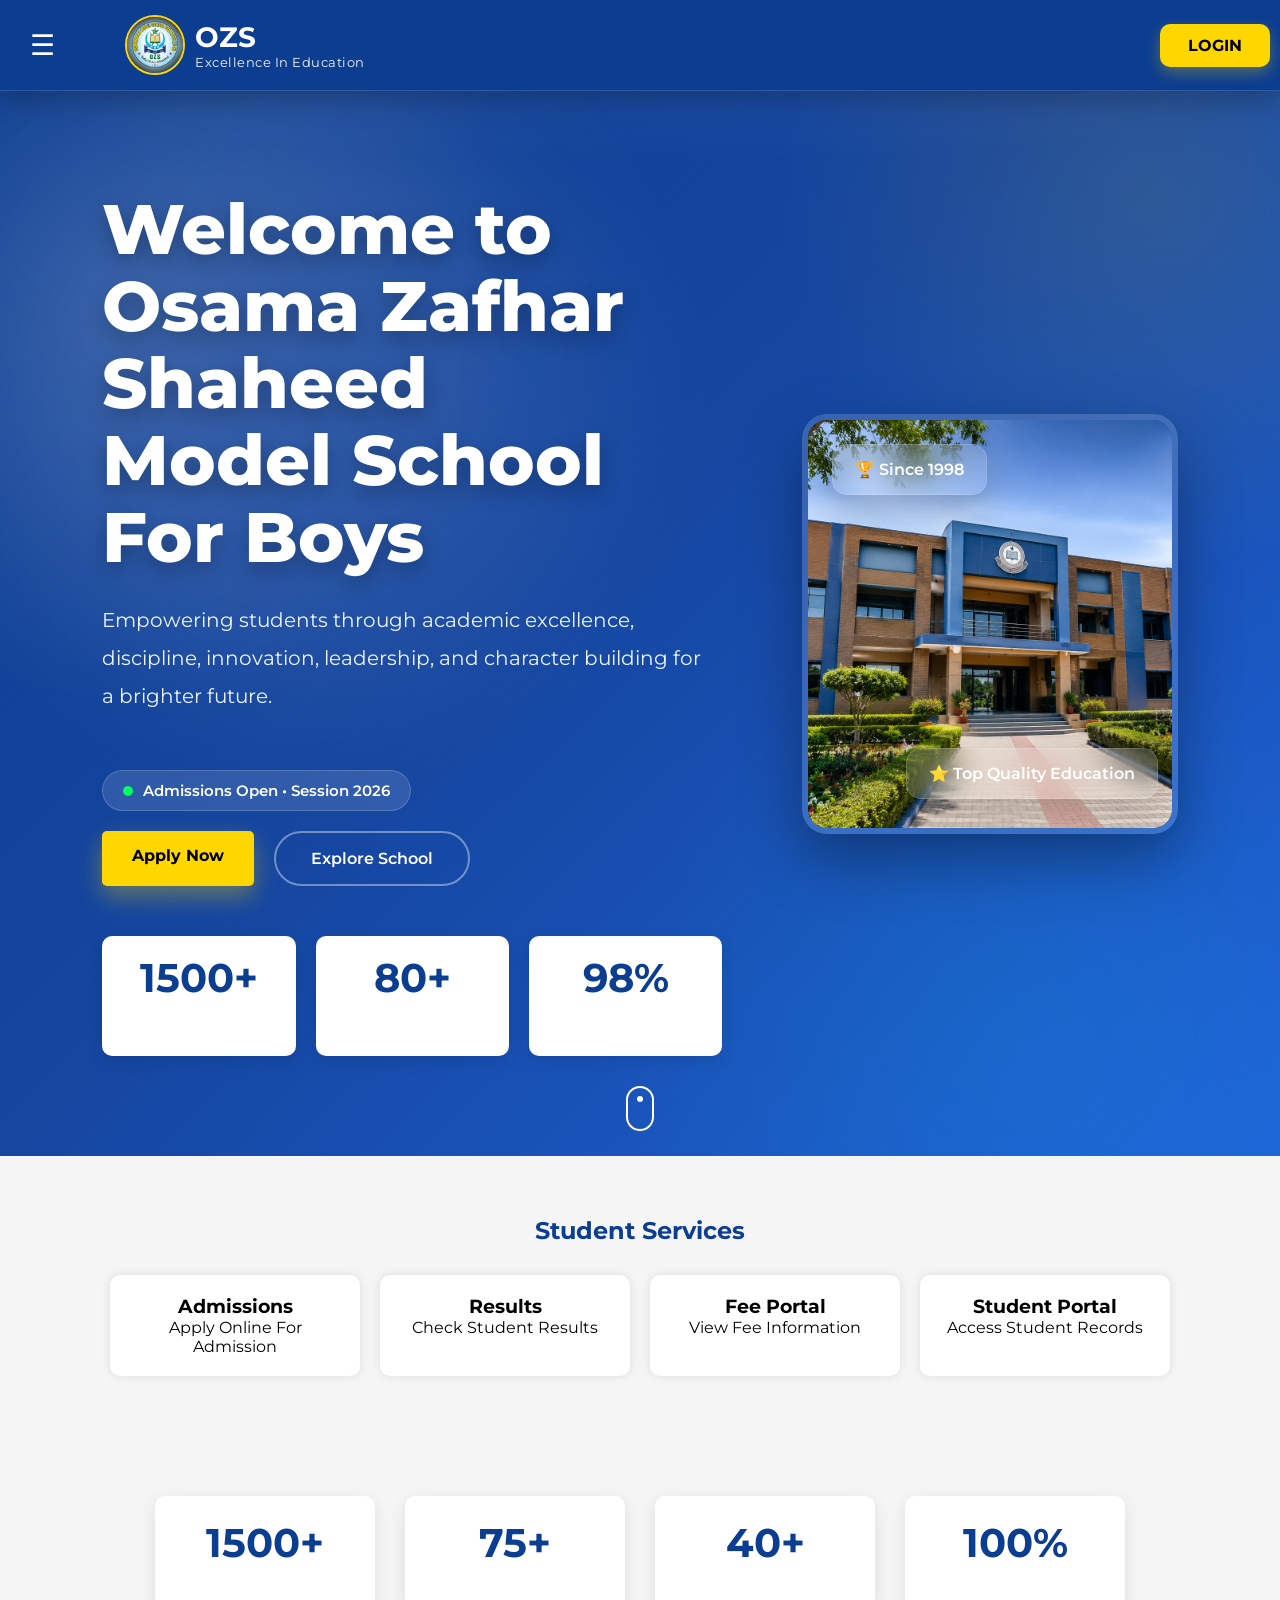
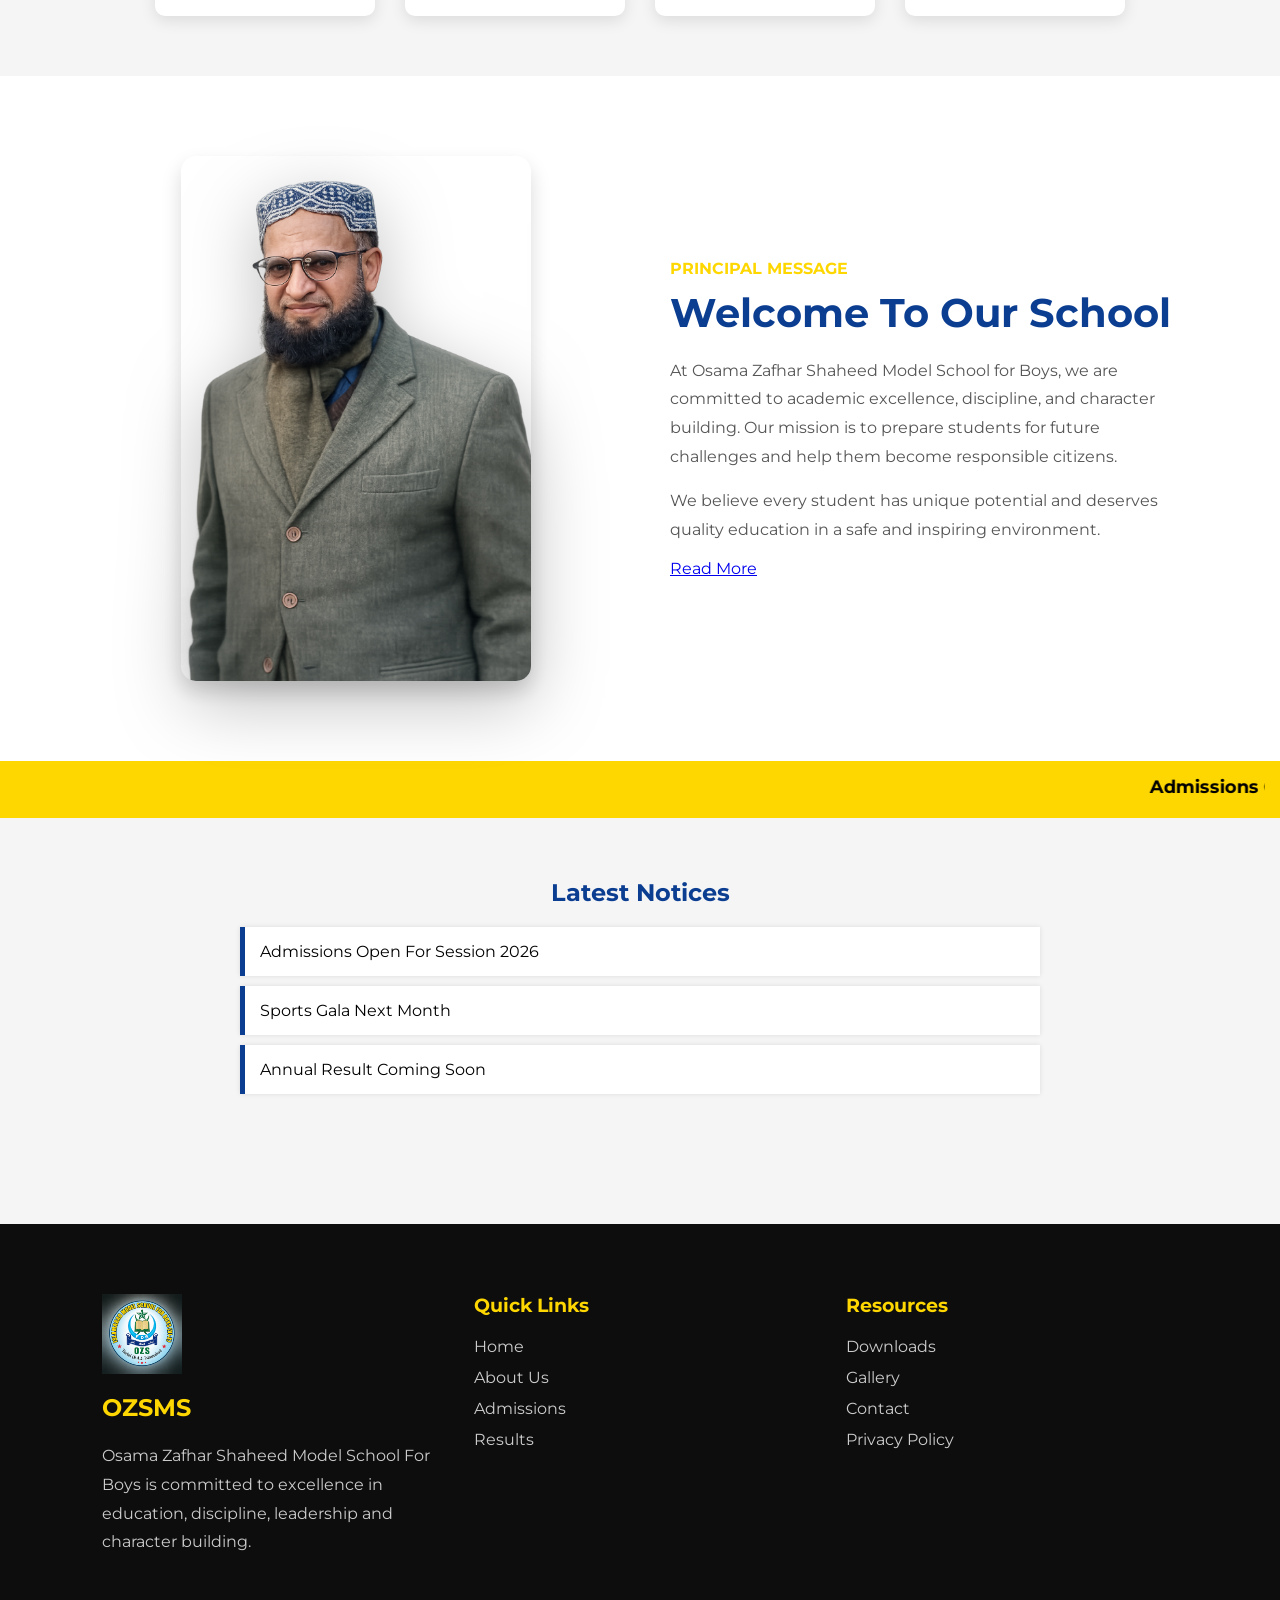
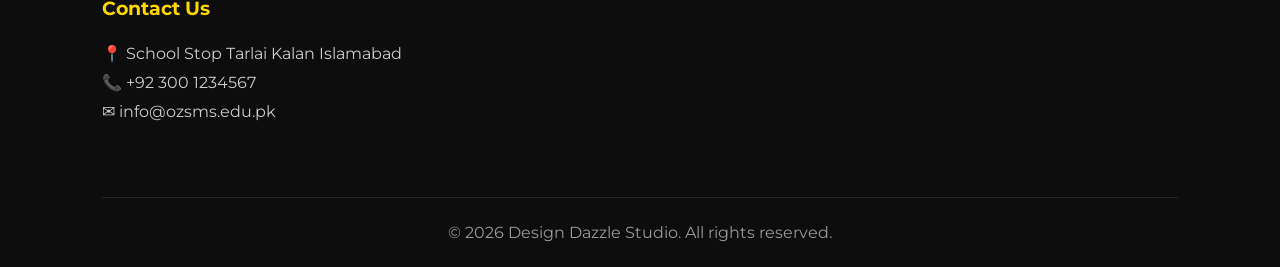
<file: index.html>
<!DOCTYPE html>
<html lang="en">

<head>
<meta charset="UTF-8">
<meta name="viewport" content="width=device-width, initial-scale=1.0">

<title>Osama Zafhar Shaheed Model School for Boys</title>
<!-- Website Favicon -->
<link rel="icon" type="image/png" href="school-logo.png">
<link rel="stylesheet" href="style.css">
<!-- Google Font -->

<link rel="preconnect" href="https://fonts.googleapis.com">

<link rel="preconnect" href="https://fonts.gstatic.com" crossorigin>

<link href="https://fonts.googleapis.com/css2?family=Montserrat:wght@300;400;500;600;700;800&display=swap" rel="stylesheet">
</head>

<body>

<!-- Navbar -->

<nav class="navbar">

    <!-- Left Side -->

    <div class="nav-left">

        <!-- Hamburger -->

        <div class="menu-btn" onclick="openMenu()">
            ☰
        </div>

        <!-- Logo -->

        <div class="logo-section">
            <img src="school-logo.png" alt="school logo">

            <div>
                <h2>OZS</h2>
                <p>Excellence In Education</p>
            </div>
        </div>

    </div>

    <!-- Login Button -->

    <a href="login.html" class="portal-btn">
        LOGIN
    </a>

</nav>

<!-- Sidebar -->

<div id="sidebar" class="sidebar">

<span class="close-btn" onclick="closeMenu()">

×

</span>

<a href="index.html"> Home</a>

<a href="about.html">About</a>

<a href="admissions.html"> Admissions</a>

<a href="results.html"> Results</a>

<a href="gallery.html"> Gallery</a>

<a href="downloads.html"> Downloads</a>

<a href="contact.html"> Contact</a>

</div>

<!-- ========================= -->
<!-- Premium Hero Section -->
<!-- ========================= -->

<section class="hero">

    <!-- Left Content -->

    <div class="hero-left">


        <h1>
            Welcome to <br>
            <span>Osama Zafhar Shaheed</span><br>
            Model School For Boys
        </h1>

        <p>

            Empowering students through academic excellence,
            discipline, innovation, leadership, and character
            building for a brighter future.

        </p>

        <!-- ========================= -->
<!-- Live Badge -->
<!-- ========================= -->

<div class="live-badge">

    <span class="live-dot"></span>

    Admissions Open • Session 2026

</div>

        <!-- Hero Buttons -->

        <div class="hero-buttons">

            <a href="admissions.html" class="hero-btn">

                Apply Now

            </a>

            <a href="about.html" class="hero-btn-outline">

                Explore School

            </a>

        </div>

        <!-- Statistics -->

        <div class="hero-stats">

            <div class="stat-box">

                <h2>1500+</h2>

                <p>Students</p>

            </div>

            <div class="stat-box">

                <h2>80+</h2>

                <p>Teachers</p>

            </div>

            <div class="stat-box">

                <h2>98%</h2>

                <p>Success Rate</p>

            </div>

        </div>

    </div>
    

    <!-- Hero Right -->

<div class="hero-right">

    <img src="school.png"
        alt="School Building">

    <!-- Floating Card -->

    <div class="floating-card card-1">

        🏆 Since 1998

    </div>

    <div class="floating-card card-2">

        ⭐ Top Quality Education

    </div>

</div>
<!-- ========================= -->
<!-- Scroll Indicator -->
<!-- ========================= -->

<div class="scroll-down">

<span></span>

</div>
</section>

<!-- Services -->

<section class="services">

<h2>Student Services</h2>

<div class="card-container">

<div class="card">
<h3>Admissions</h3>
<p>Apply Online For Admission</p>
</div>

<div class="card">
<h3>Results</h3>
<p>Check Student Results</p>
</div>

<div class="card">
<h3>Fee Portal</h3>
<p>View Fee Information</p>
</div>

<div class="card">
<h3>Student Portal</h3>
<p>Access Student Records</p>
</div>

</div>

</section>
<section class="stats">

<div class="stat-box">
<h2>1500+</h2>
<p>Students</p>
</div>

<div class="stat-box">
<h2>75+</h2>
<p>Teachers</p>
</div>

<div class="stat-box">
<h2>40+</h2>
<p>Classrooms</p>
</div>

<div class="stat-box">
<h2>100%</h2>
<p>Success Rate</p>
</div>

</section>

<!-- PRINCIPAL MESSAGE -->
<section class="principal">

<div class="principal-image">

<img src="principal.png" alt="principal">

</div>

<div class="principal-content">

<h4>PRINCIPAL MESSAGE</h4>

<h2>Welcome To Our School</h2>

<p>
At Osama Zafhar Shaheed Model School for Boys, we are committed to academic excellence, discipline, and character building. Our mission is to prepare students for future challenges and help them become responsible citizens.
</p>

<p>
We believe every student has unique potential and deserves quality education in a safe and inspiring environment.
</p>

<a href="about.html" class="read-btn">
Read More
</a>

</div>

</section>
<!--news-ticker -->
<section class="news-ticker">

<marquee>

Admissions Open For Session 2026 |
Annual Sports Gala Next Month |
Science Exhibition Coming Soon |
Annual Results Announced |

</marquee>

</section>


<!-- Notices -->

<section class="notices">

<h2>Latest Notices</h2>

<div class="notice">
Admissions Open For Session 2026
</div>

<div class="notice">
Sports Gala Next Month
</div>

<div class="notice">
Annual Result Coming Soon
</div>

</section>
<!-- Top button -->
<button id="topBtn" onclick="topFunction()">
↑
</button>
<!-- Footer -->
<footer class="footer">

<div class="footer-container">

<div class="footer-box">

<img src="school-logo.png"alt="School Logo" class="footer-logo">

<h2>OZSMS</h2>

<p>
Osama Zafhar Shaheed Model School For Boys is committed to excellence in education, discipline, leadership and character building.
</p>

</div>

<div class="footer-box">

<h3>Quick Links</h3>

<a href="index.html">Home</a>
<a href="about.html">About Us</a>
<a href="admissions.html">Admissions</a>
<a href="results.html">Results</a>

</div>

<div class="footer-box">

<h3>Resources</h3>

<a href="downloads.html">Downloads</a>
<a href="gallery.html">Gallery</a>
<a href="contact.html">Contact</a>
<a href="#">Privacy Policy</a>

</div>

<div class="footer-box">

<h3>Contact Us</h3>

<p>📍 School Stop Tarlai Kalan Islamabad</p>

<p>📞 +92 300 1234567</p>

<p>✉ info@ozsms.edu.pk</p>

</div>

</div>

<div class="footer-line"></div>

<div class="footer-bottom">

<p>
© 2026 Design Dazzle Studio. All rights reserved.
</p>

</div>

</footer>
<script src="script.js"></script>

</body>
</html>
</file>
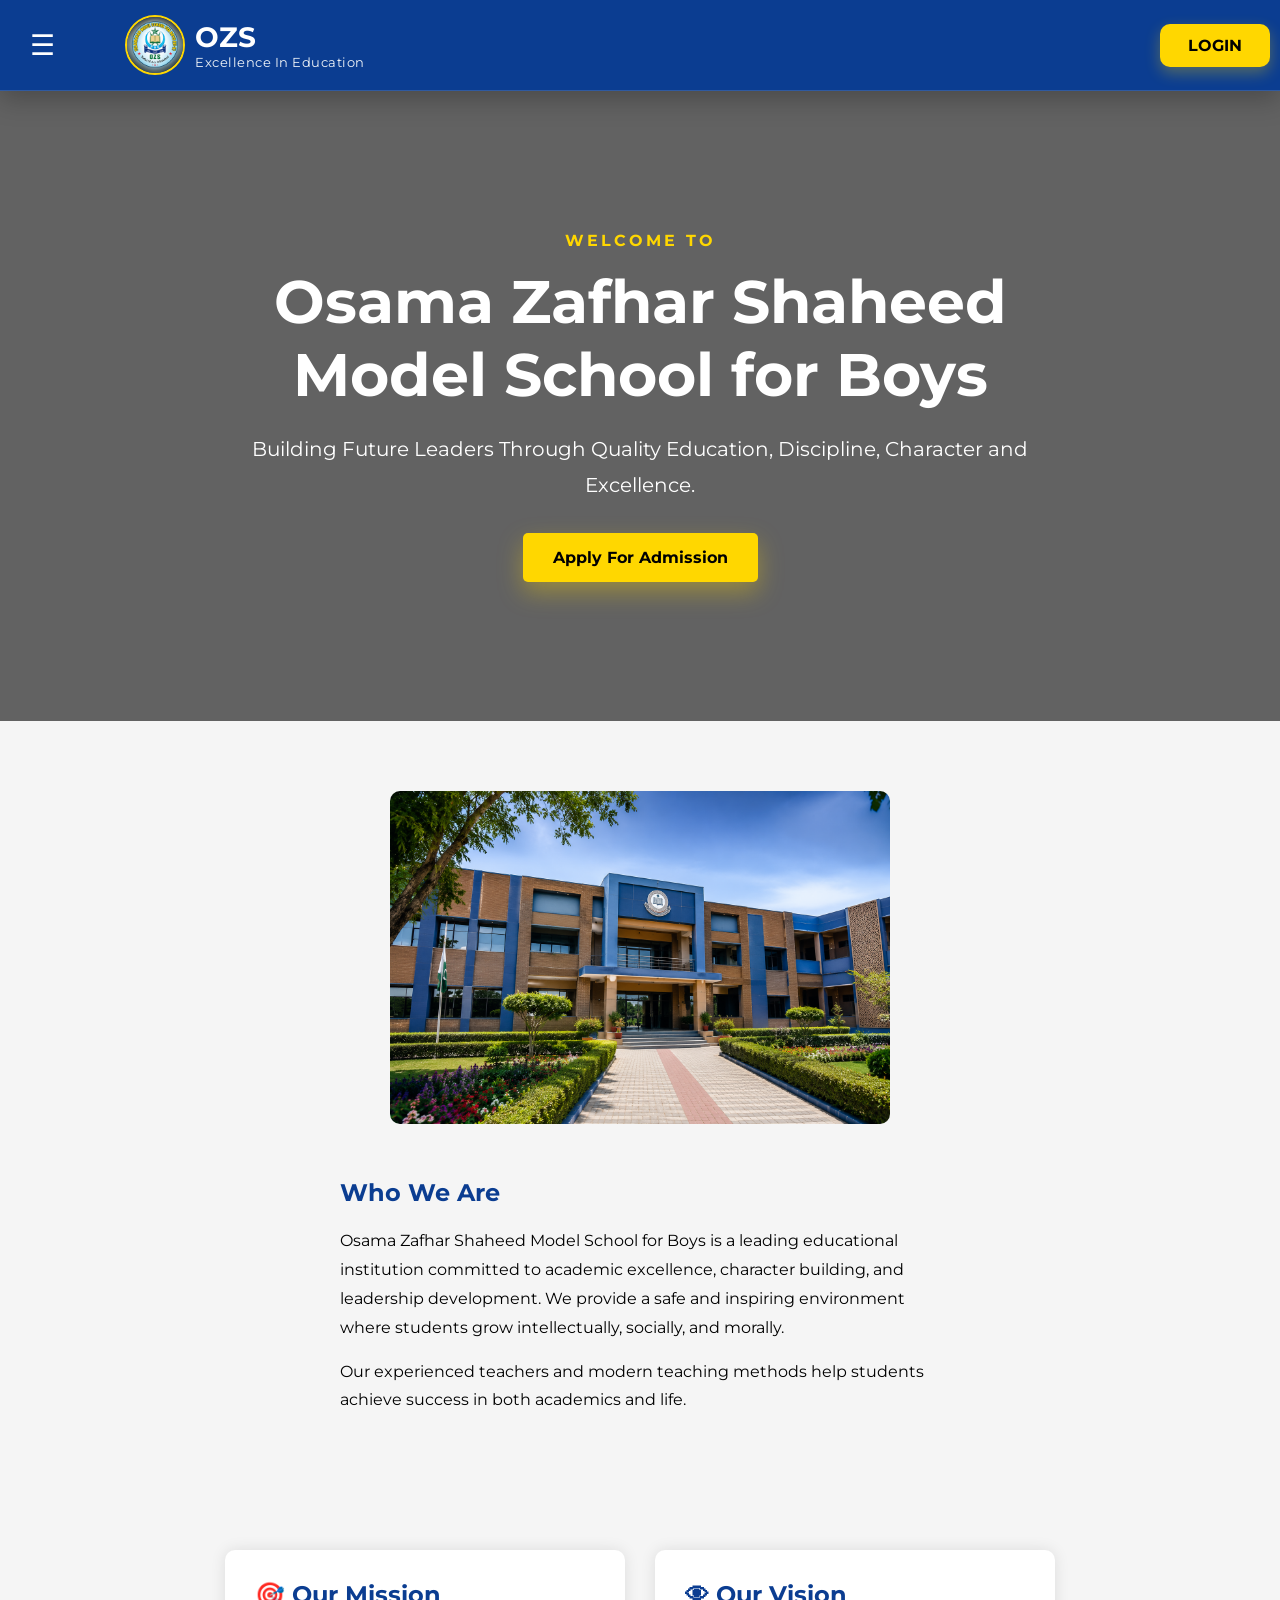
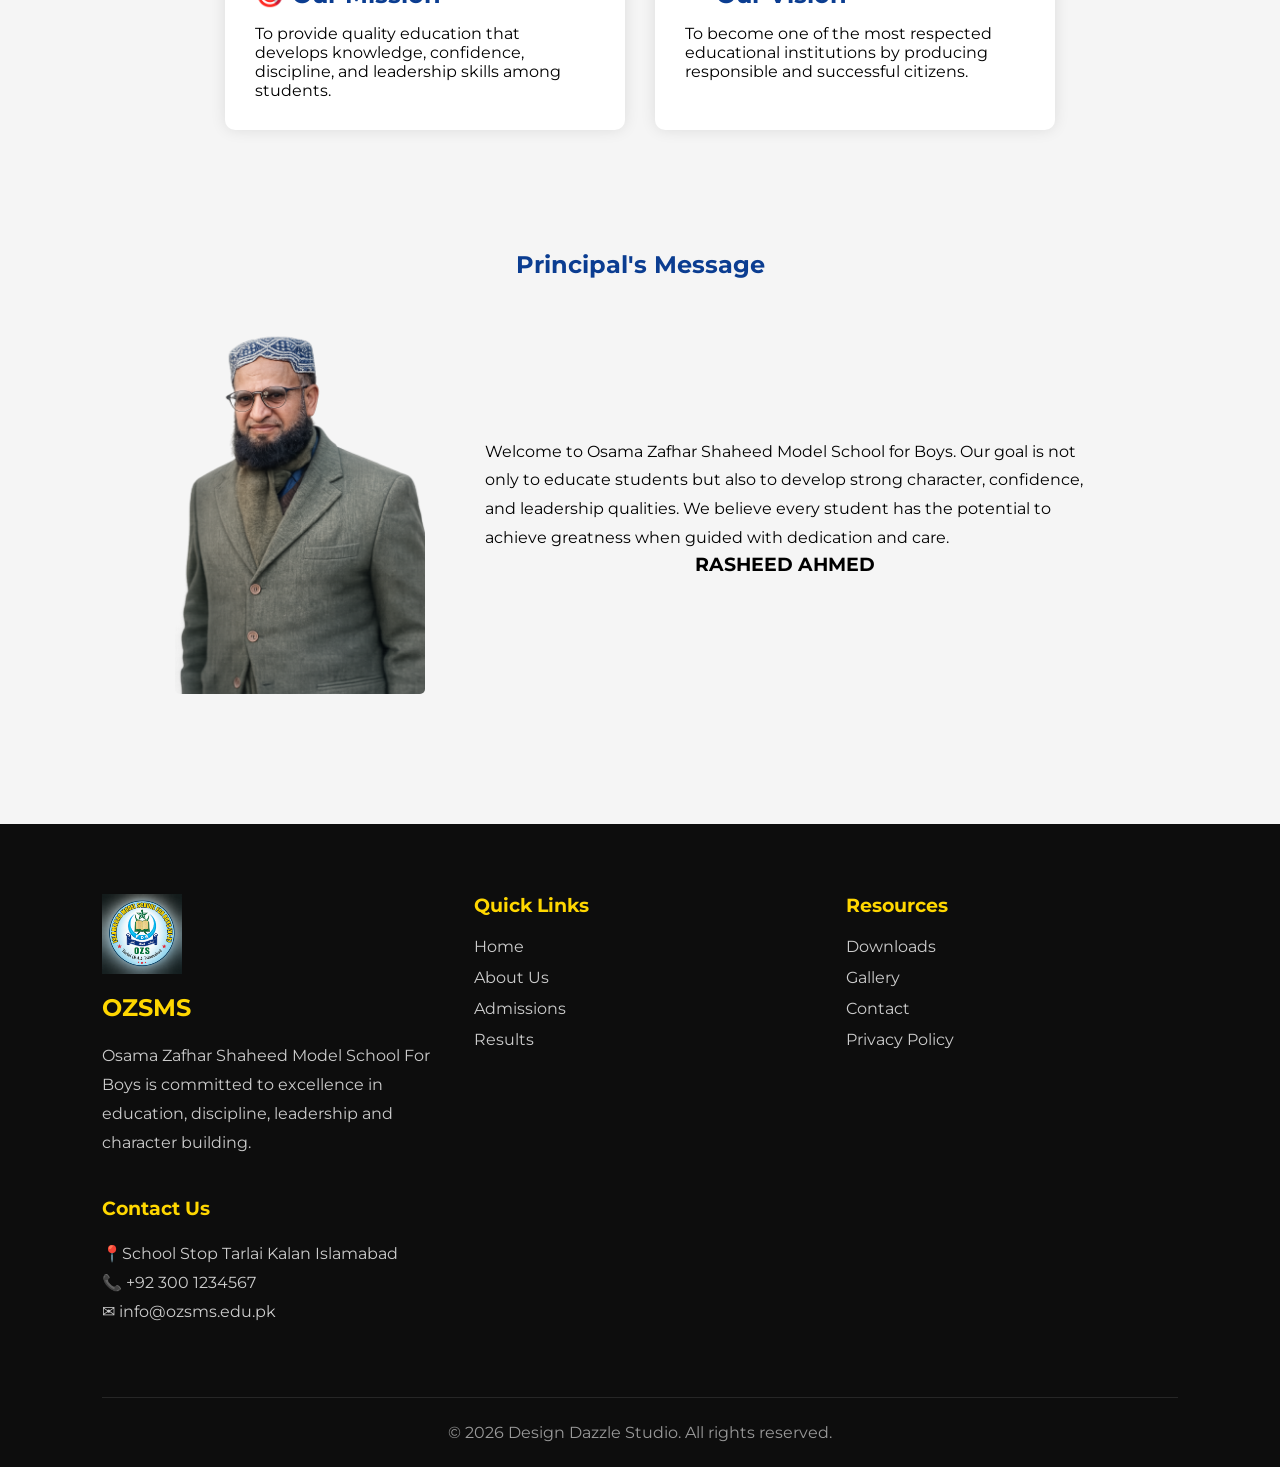
<file: about.html>
<!DOCTYPE html>
<html lang="en">

<head>
<meta charset="UTF-8">
<meta name="viewport" content="width=device-width, initial-scale=1.0">

<title>Osama Zafhar Shaheed Model School for Boys</title>
<!-- Website Favicon -->
<link rel="icon" type="image/png" href="school-logo.png">
<link rel="stylesheet" href="style.css">
<!-- Google Font -->

<link rel="preconnect" href="https://fonts.googleapis.com">

<link rel="preconnect" href="https://fonts.gstatic.com" crossorigin>

<link href="https://fonts.googleapis.com/css2?family=Montserrat:wght@300;400;500;600;700;800&display=swap" rel="stylesheet">
</head>

<body>

<!-- Navbar -->

<nav class="navbar">

    <!-- Left Side -->

    <div class="nav-left">

        <!-- Hamburger -->

        <div class="menu-btn" onclick="openMenu()">
            ☰
        </div>

        <!-- Logo -->

        <div class="logo-section">
            <img src="school-logo.png"alt="school logo">

            <div>
                <h2>OZS</h2>
                <p>Excellence In Education</p>
            </div>
        </div>

    </div>

    <!-- Login Button -->

    <a href="login.html" class="portal-btn">
        LOGIN
    </a>

</nav>

<!-- Sidebar -->

<div id="sidebar" class="sidebar">

<span class="close-btn" onclick="closeMenu()">

×

</span>

<a href="index.html"> Home</a>

<a href="about.html">About</a>

<a href="admissions.html"> Admissions</a>

<a href="results.html"> Results</a>

<a href="gallery.html"> Gallery</a>

<a href="downloads.html"> Downloads</a>

<a href="contact.html"> Contact</a>

</div>

<!-- Page Banner -->

<section class="about-hero">

<div class="overlay">

<h4>WELCOME TO</h4>

<h1>Osama Zafhar Shaheed Model School for Boys</h1>

<p>
Building Future Leaders Through Quality Education,
Discipline, Character and Excellence.
</p>

<a href="admissions.html" class="hero-btn">
Apply For Admission
</a>

</div>

</section>

<!-- About School -->

<section class="about-section">

<div class="about-image">

<img src="school.png" alt="school">

</div>

<div class="about-content">

<h2>Who We Are</h2>

<p>
Osama Zafhar Shaheed Model School for Boys is a leading educational institution committed to academic excellence, character building, and leadership development.

We provide a safe and inspiring environment where students grow intellectually, socially, and morally.
</p>

<p>
Our experienced teachers and modern teaching methods help students achieve success in both academics and life.
</p>

</div>

</section>

<!-- Mission Vision -->

<section class="mission-vision">

<div class="box">

<h2>🎯 Our Mission</h2>

<p>
To provide quality education that develops knowledge, confidence, discipline, and leadership skills among students.
</p>

</div>

<div class="box">

<h2>👁 Our Vision</h2>

<p>
To become one of the most respected educational institutions by producing responsible and successful citizens.
</p>

</div>

</section>

<!-- Principal Message -->

<section class="principal-section">

<h1>Principal's Message</h1>

<div class="principal-box">

<img src="principal.png" alt="Principal">

<div>

<p>
Welcome to Osama Zafhar Shaheed Model School for Boys.

Our goal is not only to educate students but also to develop strong character, confidence, and leadership qualities.

We believe every student has the potential to achieve greatness when guided with dedication and care.
</p>

<h3>RASHEED AHMED</h3>

</div>

</div>

</section>
<!-- Top button -->
<button id="topBtn" onclick="topFunction()">
↑
</button>
<footer class="footer">

<div class="footer-container">

<div class="footer-box">

<img src="school-logo.png" alt="school logo" class="footer-logo">

<h2>OZSMS</h2>

<p>
Osama Zafhar Shaheed Model School For Boys is committed to excellence in education, discipline, leadership and character building.
</p>

</div>

<div class="footer-box">

<h3>Quick Links</h3>

<a href="index.html">Home</a>
<a href="about.html">About Us</a>
<a href="admissions.html">Admissions</a>
<a href="results.html">Results</a>

</div>

<div class="footer-box">

<h3>Resources</h3>

<a href="downloads.html">Downloads</a>
<a href="gallery.html">Gallery</a>
<a href="contact.html">Contact</a>
<a href="#">Privacy Policy</a>

</div>

<div class="footer-box">

<h3>Contact Us</h3>

<p>📍School Stop Tarlai Kalan Islamabad</p>

<p>📞 +92 300 1234567</p>

<p>✉ info@ozsms.edu.pk</p>

</div>

</div>

<div class="footer-line"></div>

<div class="footer-bottom">

<p>
© 2026 Design Dazzle Studio. All rights reserved.
</p>

</div>

</footer>

<script src="script.js"></script>

</body>

</html>
</file>
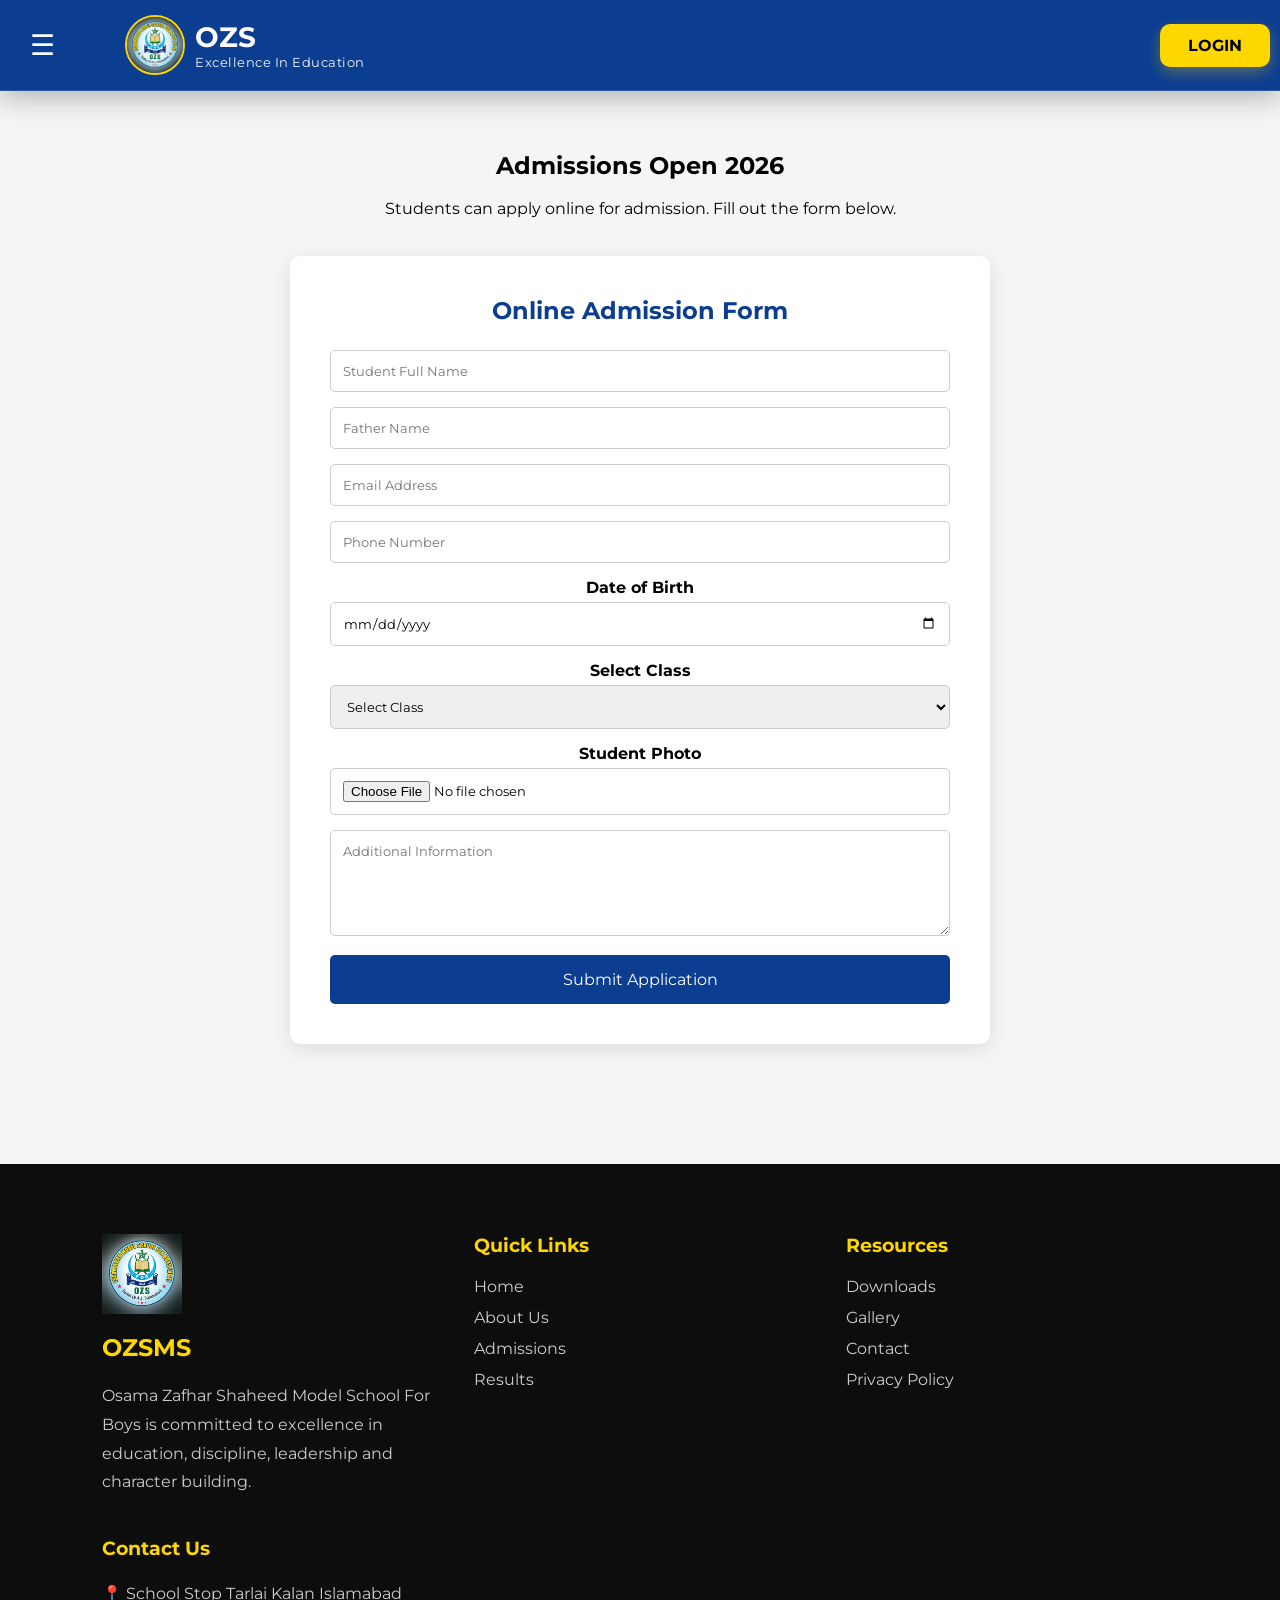
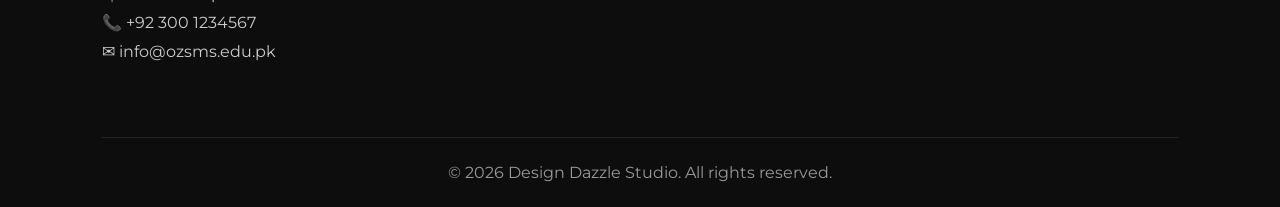
<file: admissions.html>
<!DOCTYPE html>
<html lang="en">

<head>
<meta charset="UTF-8">
<meta name="viewport" content="width=device-width, initial-scale=1.0">

<title>Osama Zafhar Shaheed Model School for Boys</title>
<!-- Website Favicon -->
<link rel="icon" type="image/png" href="school-logo.png">
<link rel="stylesheet" href="style.css">
<!-- Google Font -->

<link rel="preconnect" href="https://fonts.googleapis.com">

<link rel="preconnect" href="https://fonts.gstatic.com" crossorigin>

<link href="https://fonts.googleapis.com/css2?family=Montserrat:wght@300;400;500;600;700;800&display=swap" rel="stylesheet">
</head>

<body>

<!-- Navbar -->

<nav class="navbar">

    <!-- Left Side -->

    <div class="nav-left">

        <!-- Hamburger -->

        <div class="menu-btn" onclick="openMenu()">
            ☰
        </div>

        <!-- Logo -->

        <div class="logo-section">
            <img src="school-logo.png"alt="school logo">

            <div>
                <h2>OZS</h2>
                <p>Excellence In Education</p>
            </div>
        </div>

    </div>

    <!-- Login Button -->

    <a href="login.html" class="portal-btn">
        LOGIN
    </a>

</nav>

<!-- Sidebar -->

<div id="sidebar" class="sidebar">

<span class="close-btn" onclick="closeMenu()">

×

</span>

<a href="index.html"> Home</a>

<a href="about.html">About</a>

<a href="admissions.html"> Admissions</a>

<a href="results.html"> Results</a>

<a href="gallery.html"> Gallery</a>

<a href="downloads.html"> Downloads</a>

<a href="contact.html"> Contact</a>

</div>

<section class="services">

<h1>Admissions Open 2026</h1>

<br>

<p>
Students can apply online for admission.
Fill out the form below.
</p>

<br><br>

<form class="admission-form">

<h2>Online Admission Form</h2>

<input type="text" placeholder="Student Full Name" required>

<input type="text" placeholder="Father Name" required>

<input type="email" placeholder="Email Address">

<input type="tel" placeholder="Phone Number">

<label>Date of Birth</label>
<input type="date">

<label>Select Class</label>
<select>
    <option>Select Class</option>
    <option>Class 6</option>
    <option>Class 7</option>
    <option>Class 8</option>
    <option>Class 9</option>
    <option>Class 10</option>
</select>

<label>Student Photo</label>
<input type="file">

<textarea rows="5" placeholder="Additional Information"></textarea>

<button type="button" onclick="submitAdmission()">
Submit Application
</button>

</form>

</section>
<!-- Top button -->
<button id="topBtn" onclick="topFunction()">
↑
</button>
<footer class="footer">

<div class="footer-container">

<div class="footer-box">

<img src="school-logo.png" alt="school logo" class="footer-logo">

<h2>OZSMS</h2>

<p>
Osama Zafhar Shaheed Model School For Boys is committed to excellence in education, discipline, leadership and character building.
</p>

</div>

<div class="footer-box">

<h3>Quick Links</h3>

<a href="index.html">Home</a>
<a href="about.html">About Us</a>
<a href="admissions.html">Admissions</a>
<a href="results.html">Results</a>

</div>

<div class="footer-box">

<h3>Resources</h3>

<a href="downloads.html">Downloads</a>
<a href="gallery.html">Gallery</a>
<a href="contact.html">Contact</a>
<a href="#">Privacy Policy</a>

</div>

<div class="footer-box">

<h3>Contact Us</h3>

<p>📍 School Stop Tarlai Kalan Islamabad</p>

<p>📞 +92 300 1234567</p>

<p>✉ info@ozsms.edu.pk</p>

</div>

</div>

<div class="footer-line"></div>

<div class="footer-bottom">

<p>
© 2026 Design Dazzle Studio. All rights reserved.
</p>

</div>

</footer>

<script src="script.js"></script>

</body>
</html>
</file>
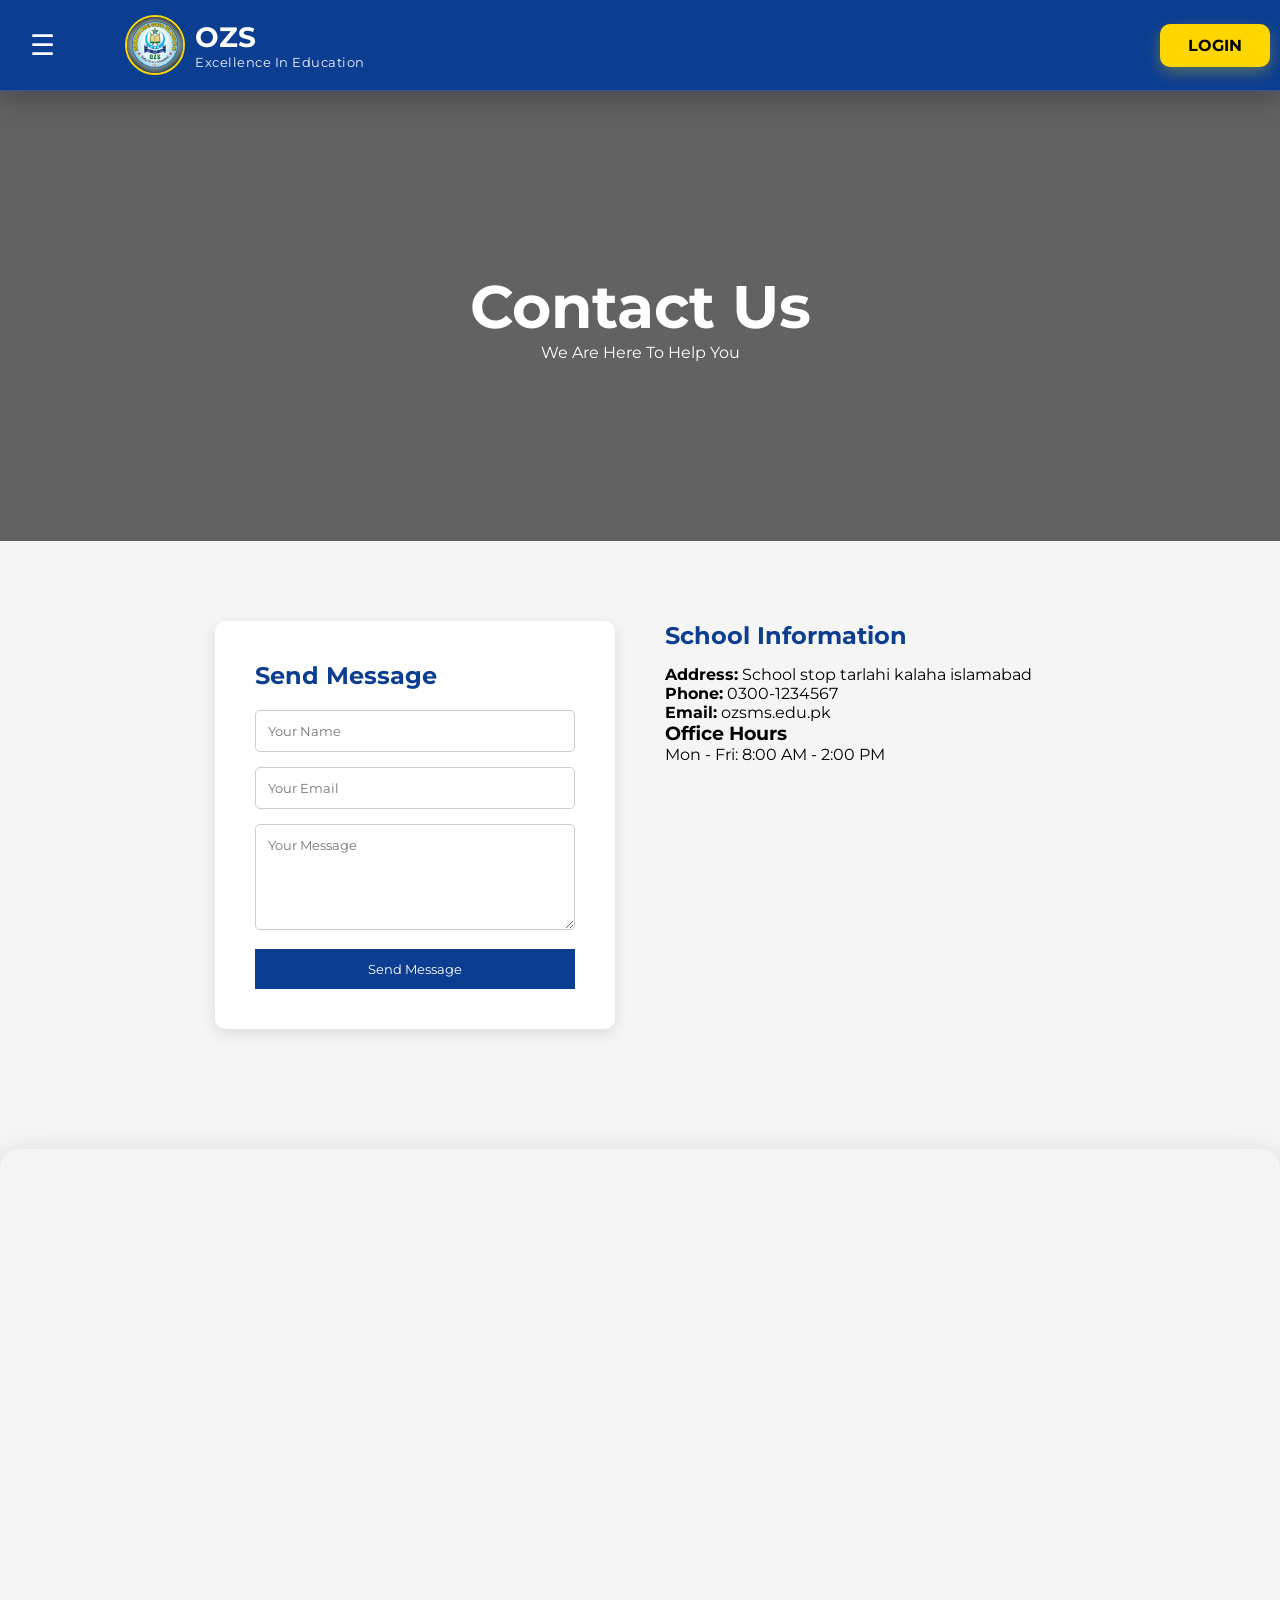
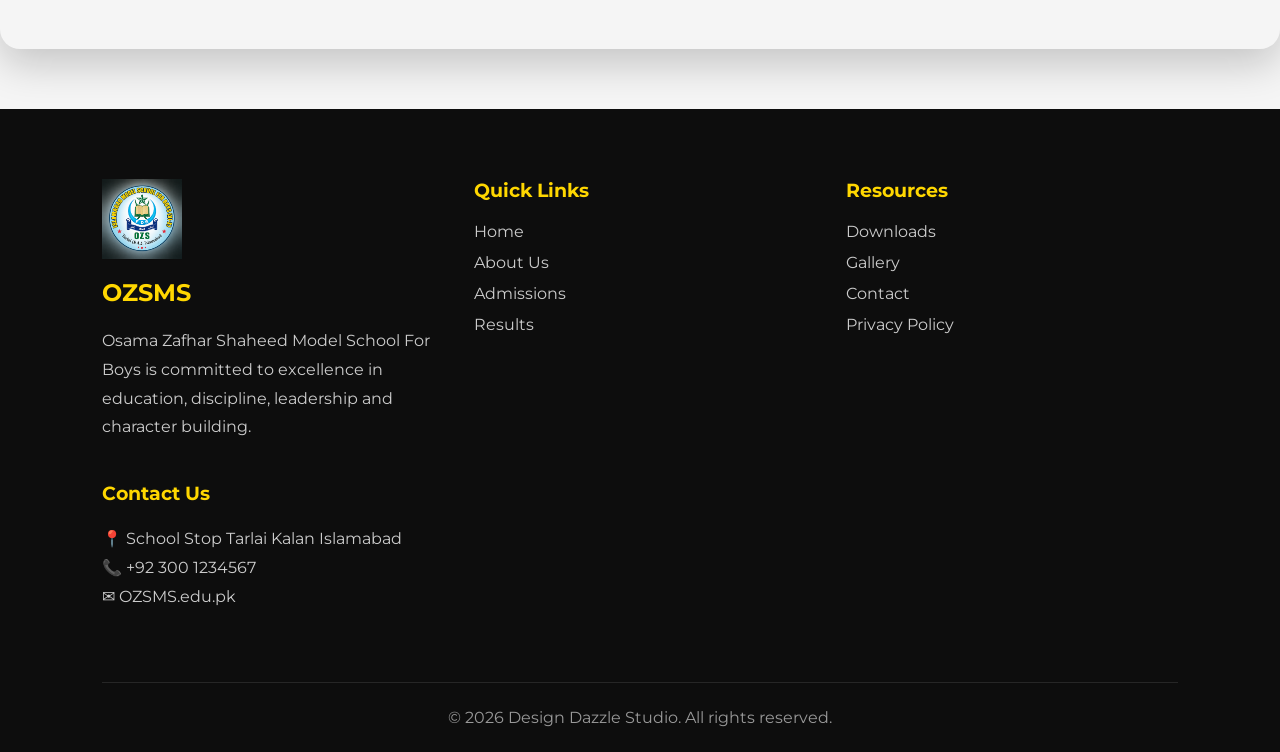
<file: contact.html>
<!DOCTYPE html>
<html lang="en">

<head>
<meta charset="UTF-8">
<meta name="viewport" content="width=device-width, initial-scale=1.0">

<title>Osama Zafhar Shaheed Model School for Boys</title>
<!-- Website Favicon -->
<link rel="icon" type="image/png" href="school-logo.png">
<link rel="stylesheet" href="style.css">
<!-- Google Font -->

<link rel="preconnect" href="https://fonts.googleapis.com">

<link rel="preconnect" href="https://fonts.gstatic.com" crossorigin>

<link href="https://fonts.googleapis.com/css2?family=Montserrat:wght@300;400;500;600;700;800&display=swap" rel="stylesheet">
</head>

<body>

<!-- Navbar -->

<nav class="navbar">

    <!-- Left Side -->

    <div class="nav-left">

        <!-- Hamburger -->

        <div class="menu-btn" onclick="openMenu()">
            ☰
        </div>

        <!-- Logo -->

        <div class="logo-section">
            <img src="school-logo.png"alt="school logo">

            <div>
                <h2>OZS</h2>
                <p>Excellence In Education</p>
            </div>
        </div>

    </div>

    <!-- Login Button -->

    <a href="login.html" class="portal-btn">
        LOGIN
    </a>

</nav>

<!-- Sidebar -->

<div id="sidebar" class="sidebar">

<span class="close-btn" onclick="closeMenu()">

×

</span>

<a href="index.html"> Home</a>

<a href="about.html">About</a>

<a href="admissions.html"> Admissions</a>

<a href="results.html"> Results</a>

<a href="gallery.html"> Gallery</a>

<a href="downloads.html"> Downloads</a>

<a href="contact.html"> Contact</a>

</div>

<!-- Hero -->

<section class="contact-hero">

<h1>Contact Us</h1>

<p>
We Are Here To Help You
</p>

</section>

<!-- Contact Section -->

<section class="contact-section">

<div class="contact-form">

<h2>Send Message</h2>

<input type="text" placeholder="Your Name">

<input type="email" placeholder="Your Email">

<textarea rows="5" placeholder="Your Message"></textarea>

<button onclick="sendMessage()">
Send Message
</button>

</div>

<div class="contact-info">

<h2>School Information</h2>

<p><b>Address:</b> School stop tarlahi kalaha islamabad</p>

<p><b>Phone:</b> 0300-1234567</p>

<p><b>Email:</b> ozsms.edu.pk</p>

<h3>Office Hours</h3>

<p>Mon - Fri: 8:00 AM - 2:00 PM</p>

</div>

</section>
<!-- ========================= -->
<!-- Google Map -->
<!-- ========================= -->

<div class="map-container">

<iframe
src="https://www.google.com/maps/embed?pb=!1m18!1m12!1m3!1d876.8960630055007!2d73.15522264981009!3d33.64138495597861!2m3!1f0!2f0!3f0!3m2!1i1024!2i768!4f13.1!3m3!1m2!1s0x38dfeb3c14ad7c7f%3A0x5bb276ebc0f76c57!2sF.G%20Osama%20Zafar%20Shaheed%20school%20Tarlai%20islamabad!5e1!3m2!1sen!2s!4v1782728666864!5m2!1sen!2s"
allowfullscreen=""
loading="lazy"
referrerpolicy="no-referrer-when-downgrade">
</iframe>

</div>

<!-- Top button -->
<button id="topBtn" onclick="topFunction()">
↑
</button>
<footer class="footer">

<div class="footer-container">

<div class="footer-box">

<img src="school-logo.png" alt="school logo" class="footer-logo">

<h2>OZSMS</h2>

<p>
Osama Zafhar Shaheed Model School For Boys is committed to excellence in education, discipline, leadership and character building.
</p>

</div>

<div class="footer-box">

<h3>Quick Links</h3>

<a href="index.html">Home</a>
<a href="about.html">About Us</a>
<a href="admissions.html">Admissions</a>
<a href="results.html">Results</a>

</div>

<div class="footer-box">

<h3>Resources</h3>

<a href="downloads.html">Downloads</a>
<a href="gallery.html">Gallery</a>
<a href="contact.html">Contact</a>
<a href="#">Privacy Policy</a>

</div>

<div class="footer-box">

<h3>Contact Us</h3>

<p>📍 School Stop Tarlai Kalan Islamabad</p>

<p>📞 +92 300 1234567</p>

<p>✉ OZSMS.edu.pk</p>

</div>

</div>

<div class="footer-line"></div>

<div class="footer-bottom">

<p>
© 2026 Design Dazzle Studio. All rights reserved.
</p>

</div>

</footer>

<script src="script.js"></script>

</body>
</html>
</file>
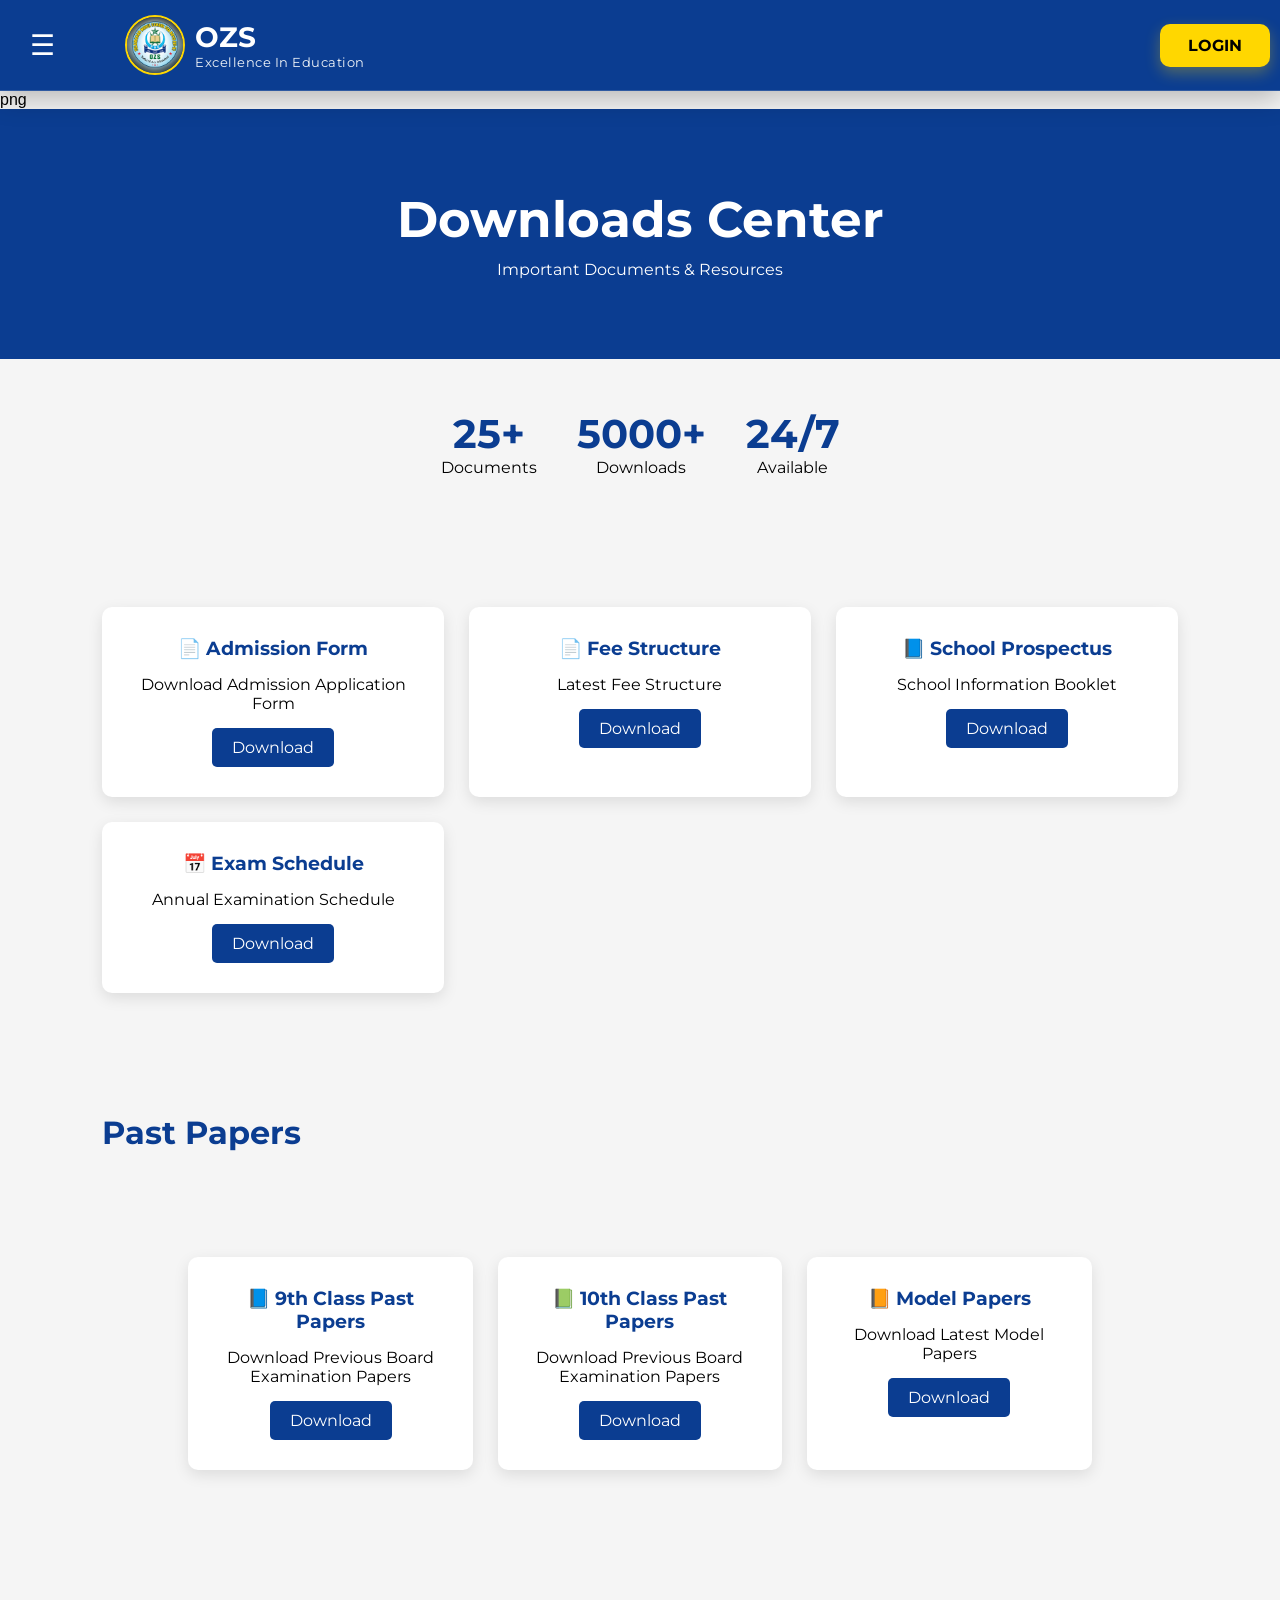
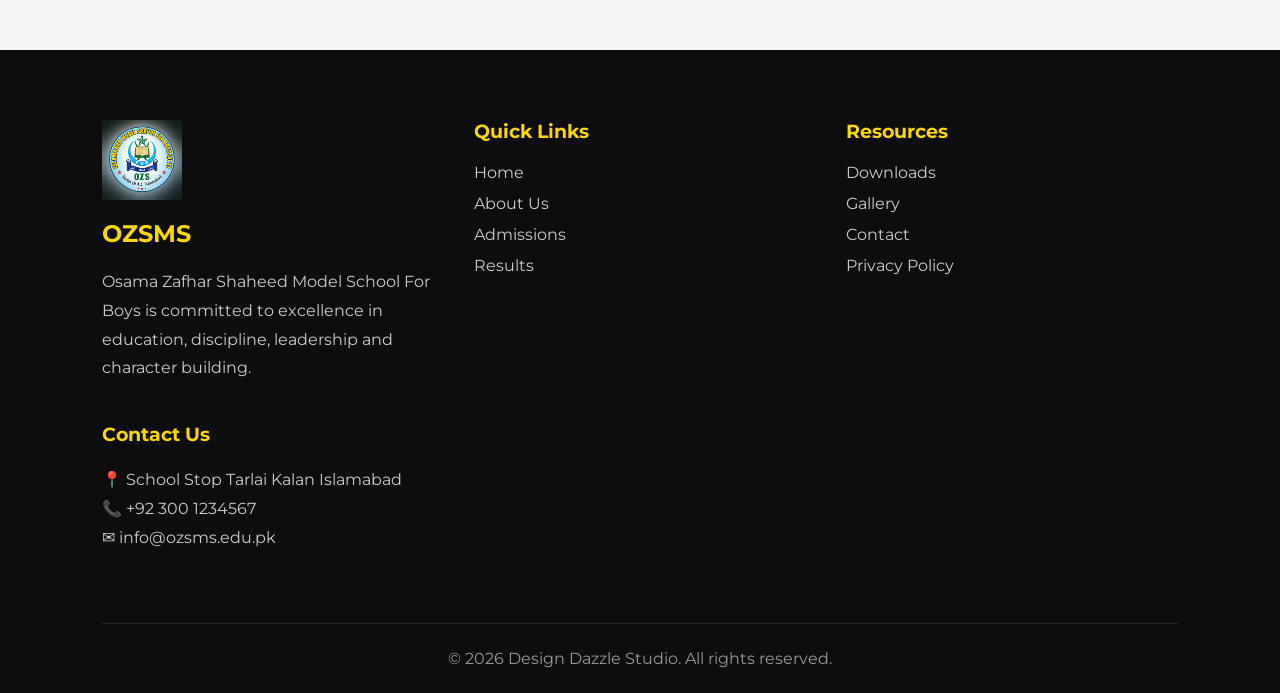
<file: downloads.html>
<!DOCTYPE html>
<html lang="en">

<head>
<meta charset="UTF-8">
<meta name="viewport" content="width=device-width, initial-scale=1.0">

<title>Osama Zafhar Shaheed Model School for Boys</title>
<!-- Website Favicon -->
<link rel="icon" type="image/png" href="school-logo.png">
<link rel="stylesheet" href="style.css">
<!-- Google Font -->

<link rel="preconnect" href="https://fonts.googleapis.com">

<link rel="preconnect" href="https://fonts.gstatic.com" crossorigin>

<link href="https://fonts.googleapis.com/css2?family=Montserrat:wght@300;400;500;600;700;800&display=swap" rel="stylesheet">
</head>

<body>

<!-- Navbar -->

<nav class="navbar">

    <!-- Left Side -->

    <div class="nav-left">

        <!-- Hamburger -->

        <div class="menu-btn" onclick="openMenu()">
            ☰
        </div>

        <!-- Logo -->

        <div class="logo-section">
            <img src="school-logo.png" alt="school logo">

            <div>
                <h2>OZS</h2>
                <p>Excellence In Education</p>
            </div>
        </div>

    </div>

    <!-- Login Button -->

    <a href="login.html" class="portal-btn">
        LOGIN
    </a>

</nav>png

<!-- Sidebar -->

<div id="sidebar" class="sidebar">

<span class="close-btn" onclick="closeMenu()">

×

</span>

<a href="index.html"> Home</a>

<a href="about.html">About</a>

<a href="admissions.html"> Admissions</a>

<a href="results.html"> Results</a>

<a href="gallery.html"> Gallery</a>

<a href="downloads.html"> Downloads</a>

<a href="contact.html"> Contact</a>

</div>

<section class="downloads-hero">

<h1>Downloads Center</h1>

<p>
Important Documents & Resources
</p>

</section>
<section class="download-stats">

<div>
<h2>25+</h2>
<p>Documents</p>
</div>

<div>
<h2>5000+</h2>
<p>Downloads</p>
</div>

<div>
<h2>24/7</h2>
<p>Available</p>
</div>

</section>

<section class="downloads-section">

<div class="download-card">
<h3>📄 Admission Form</h3>
<p>Download Admission Application Form</p>
<a href="documents/admission-form.pdf">Download</a>
</div>

<div class="download-card">
<h3>📄 Fee Structure</h3>
<p>Latest Fee Structure</p>
<a href="documents/fee-structure.pdf">Download</a>
</div>

<div class="download-card">
<h3>📘 School Prospectus</h3>
<p>School Information Booklet</p>
<a href="documents/prospectus.pdf">Download</a>
</div>

<div class="download-card">
<h3>📅 Exam Schedule</h3>
<p>Annual Examination Schedule</p>
<a href="documents/exam-schedule.pdf">Download</a>
</div>

</section>
<!-- Past Papers Section -->

<section class="download-category">

<h2>Past Papers</h2>

<div class="downloads-section">

<!-- 9th Class Papers -->

<div class="download-card">

<h3>📘 9th Class Past Papers</h3>

<p>
Download Previous Board Examination Papers
</p>

<a href="SSC-I Normal (2).pdf" download>
Download
</a>

</div>

<!-- 10th Class Papers -->

<div class="download-card">

<h3>📗 10th Class Past Papers</h3>

<p>
Download Previous Board Examination Papers
</p>

<a href="SSC-I Normal (2) (1).pdf" download>
Download
</a>

</div>

<!-- Model Papers -->

<div class="download-card">

<h3>📙 Model Papers</h3>

<p>
Download Latest Model Papers
</p>

<a href="documents/model-papers.pdf" download>
Download
</a>

</div>

</div>

</section>


<footer class="footer">

<div class="footer-container">

<div class="footer-box">

<img src="school-logo.png" alt="school logo" class="footer-logo">

<h2>OZSMS</h2>

<p>
Osama Zafhar Shaheed Model School For Boys is committed to excellence in education, discipline, leadership and character building.
</p>

</div>


<div class="footer-box">

<h3>Quick Links</h3>

<a href="index.html">Home</a>
<a href="about.html">About Us</a>
<a href="admissions.html">Admissions</a>
<a href="results.html">Results</a>

</div>

<div class="footer-box">

<h3>Resources</h3>

<a href="downloads.html">Downloads</a>
<a href="gallery.html">Gallery</a>
<a href="contact.html">Contact</a>
<a href="#">Privacy Policy</a>

</div>

<div class="footer-box">

<h3>Contact Us</h3>

<p>📍 School Stop Tarlai Kalan Islamabad</p>

<p>📞 +92 300 1234567</p>

<p>✉ info@ozsms.edu.pk</p>

</div>

</div>

<div class="footer-line"></div>

<div class="footer-bottom">

<p>
© 2026 Design Dazzle Studio. All rights reserved.
</p>

</div>

</footer>

<script src="script.js"></script>

</body>
</html>
</file>
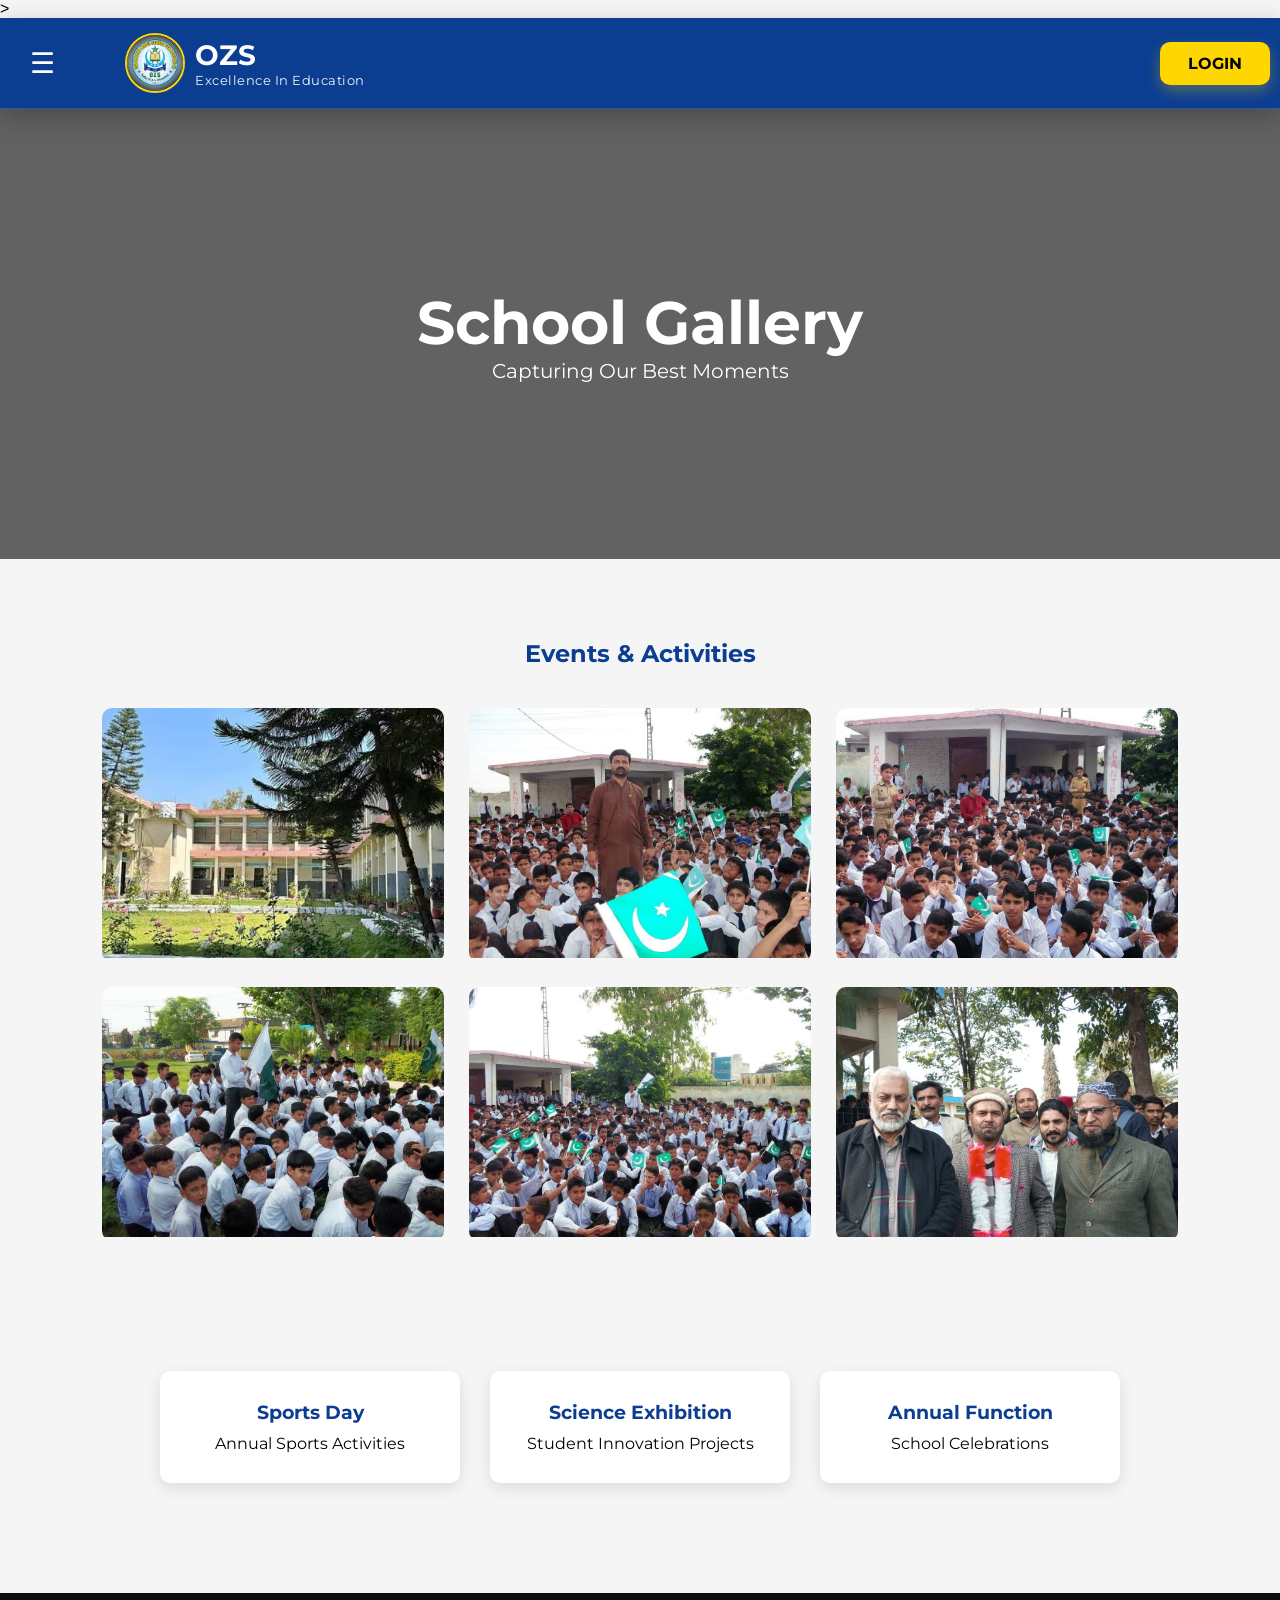
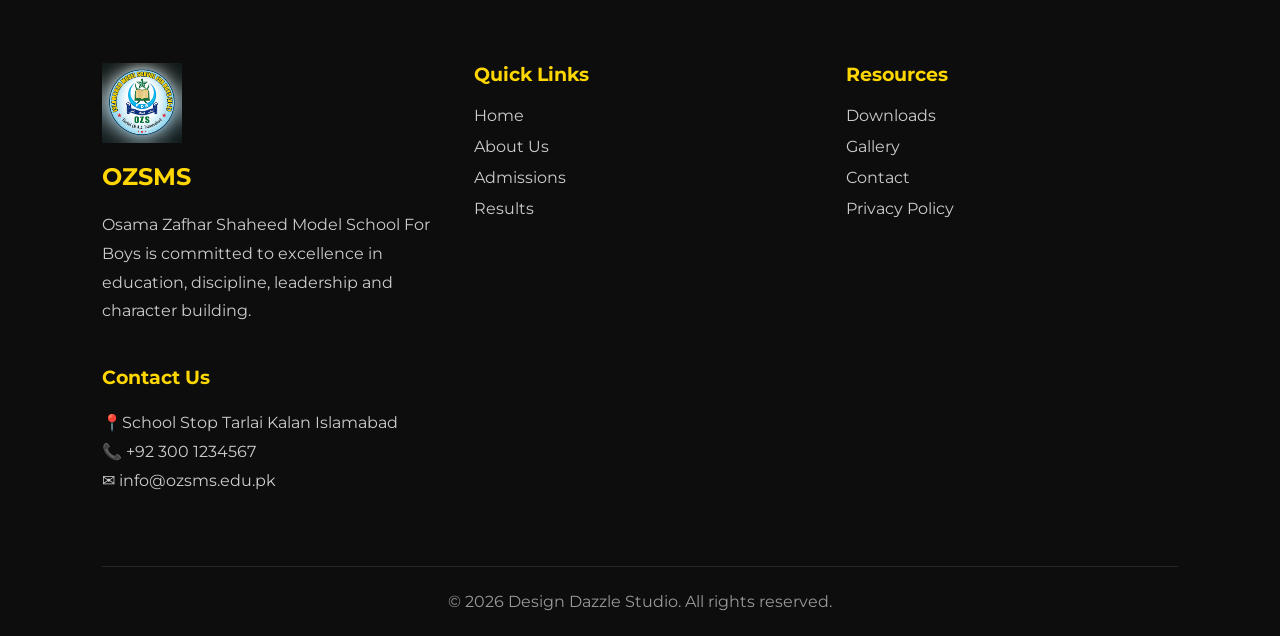
<file: gallery.html>
<!DOCTYPE html>
<html lang="en">

<head>
<meta charset="UTF-8">
<meta name="viewport" content="width=device-width, initial-scale=1.0">

<title>Osama Zafhar Shaheed Model School for Boys</title>
<!-- Website Favicon -->
<link rel="icon" type="image/png" href="school-logo.png">
>
<link rel="stylesheet" href="style.css">
<!-- Google Font -->

<link rel="preconnect" href="https://fonts.googleapis.com">

<link rel="preconnect" href="https://fonts.gstatic.com" crossorigin>

<link href="https://fonts.googleapis.com/css2?family=Montserrat:wght@300;400;500;600;700;800&display=swap" rel="stylesheet">
</head>

<body>

<!-- Navbar -->

<nav class="navbar">

    <!-- Left Side -->

    <div class="nav-left">

        <!-- Hamburger -->

        <div class="menu-btn" onclick="openMenu()">
            ☰
        </div>

        <!-- Logo -->

        <div class="logo-section">
            <img src="school-logo.png" alt="school logo">

            <div>
                <h2>OZS</h2>
                <p>Excellence In Education</p>
            </div>
        </div>

    </div>

    <!-- Login Button -->

    <a href="login.html" class="portal-btn">
        LOGIN
    </a>

</nav>

<!-- Sidebar -->

<div id="sidebar" class="sidebar">

<span class="close-btn" onclick="closeMenu()">

×

</span>

<a href="index.html"> Home</a>

<a href="about.html">About</a>

<a href="admissions.html"> Admissions</a>

<a href="results.html"> Results</a>

<a href="gallery.html"> Gallery</a>

<a href="downloads.html"> Downloads</a>

<a href="contact.html"> Contact</a>

</div>

<!-- Hero -->

<section class="gallery-hero">

<h1>School Gallery</h1>

<p>
Capturing Our Best Moments
</p>

</section>

<!-- Gallery -->

<section class="gallery-section">

<h2>Events & Activities</h2>

<div class="gallery-grid">

<div class="gallery-item">
<img src="tarlahi 2.png" alt="tarlahi">
</div>

<div class="gallery-item">
<img src="gallery 1.png" alt="gallery">
</div>

<div class="gallery-item">
<img src="gallery 2.png" alt="gallery2">
</div>

<div class="gallery-item">
<img src="gallery3.png" alt="gallery3">
</div>

<div class="gallery-item">
<img src="gallery4.png" alt="gallery4">
</div>

<div class="gallery-item">
<img src="gallery5.png" alt="gallery5">
</div>

</div>

</section>

<!-- Categories -->

<section class="gallery-categories">

<div class="category-card">
<h3>Sports Day</h3>
<p>Annual Sports Activities</p>
</div>

<div class="category-card">
<h3>Science Exhibition</h3>
<p>Student Innovation Projects</p>
</div>

<div class="category-card">
<h3>Annual Function</h3>
<p>School Celebrations</p>
</div>

</section>
<!-- Top button -->
<button id="topBtn" onclick="topFunction()">
↑
</button>
<footer class="footer">

<div class="footer-container">

<div class="footer-box">

<img src="school-logo.png" alt="school logo" class="footer-logo">

<h2>OZSMS</h2>

<p>
Osama Zafhar Shaheed Model School For Boys is committed to excellence in education, discipline, leadership and character building.
</p>

</div>

<div class="footer-box">

<h3>Quick Links</h3>

<a href="index.html">Home</a>
<a href="about.html">About Us</a>
<a href="admissions.html">Admissions</a>
<a href="results.html">Results</a>

</div>

<div class="footer-box">

<h3>Resources</h3>

<a href="downloads.html">Downloads</a>
<a href="gallery.html">Gallery</a>
<a href="contact.html">Contact</a>
<a href="#">Privacy Policy</a>

</div>

<div class="footer-box">

<h3>Contact Us</h3>

<p>📍School Stop Tarlai Kalan Islamabad</p>

<p>📞 +92 300 1234567</p>

<p>✉ info@ozsms.edu.pk</p>

</div>

</div>

<div class="footer-line"></div>

<div class="footer-bottom">

<p>
© 2026 Design Dazzle Studio. All rights reserved.
</p>

</div>

</footer>

<script src="script.js"></script>

</body>
</html>
</file>
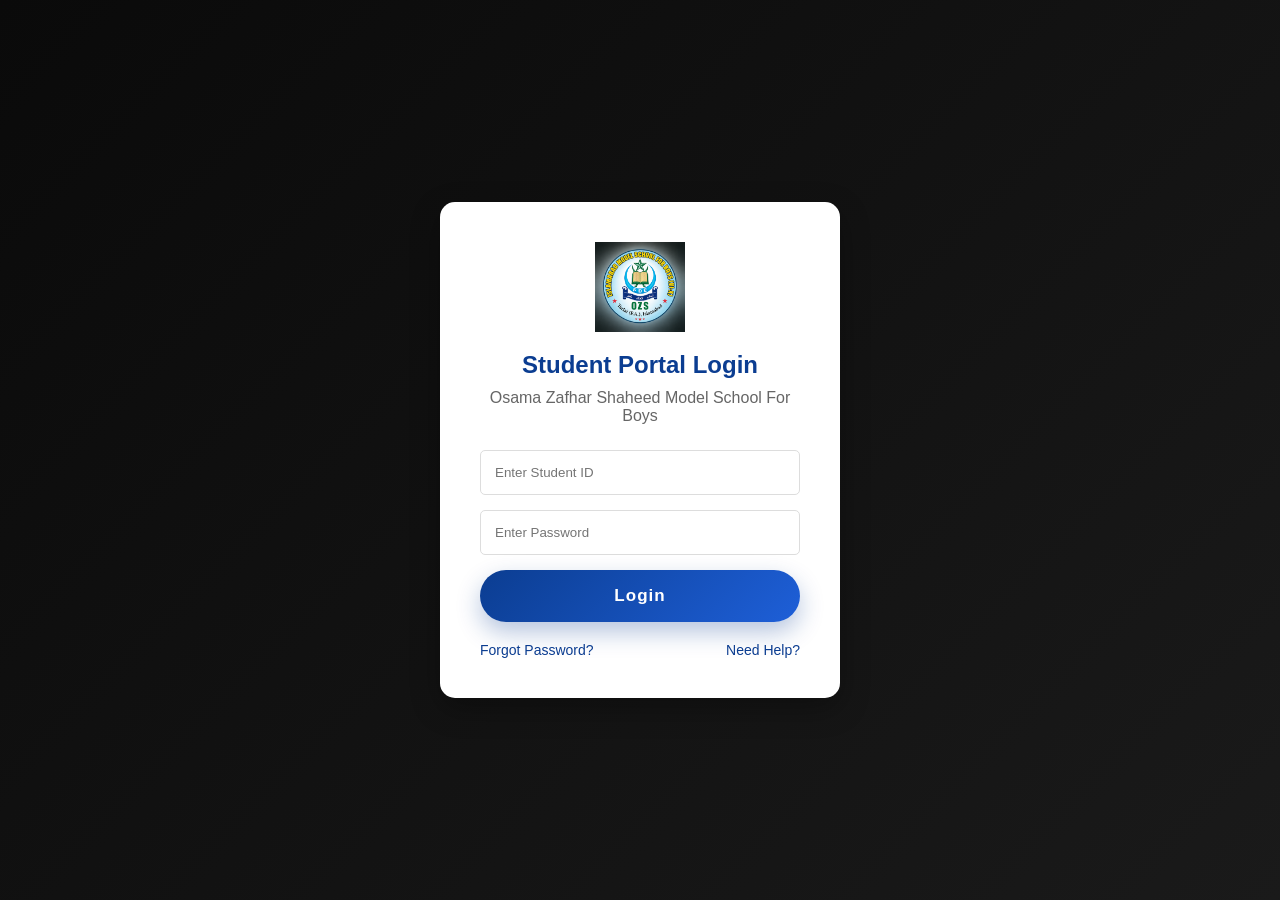
<file: login.html>
<!DOCTYPE html>
<html lang="en">

<head>

<meta charset="UTF-8">
<meta name="viewport" content="width=device-width, initial-scale=1.0">

<title>Student Login | OZSMS</title>

<link rel="stylesheet" href="style.css">

</head>

<body>

<!-- Login Section -->

<section class="login-section">

<div class="login-box">

<img src="school-logo.png"
alt="School Logo"
class="login-logo">

<h2>Student Portal Login</h2>

<p>
Osama Zafhar Shaheed Model School For Boys
</p>

<form>

<!-- Student ID -->

<input
type="text"
placeholder="Enter Student ID"
required>

<!-- Password -->

<input
type="password"
placeholder="Enter Password"
required>

<!-- Login Button -->

<button type="submit">

Login

</button>

</form>

<div class="login-links">

<a href="#">
Forgot Password?
</a>

<a href="#">
Need Help?
</a>

</div>

</div>

</section>

<script src="script.js"></script>

</body>

</html>
</file>
<file: style.css>
/* Global Font */

*{
    margin:0;
    padding:0;
    box-sizing:border-box;
*{
    font-family:'Montserrat',sans-serif;
}
}
*{
    margin:0;
    padding:0;
    box-sizing:border-box;
}

body{
    font-family: Arial, sans-serif;
    background:#f5f5f5;
}

/* Navbar */
.navbar{

background:#0B3D91;

display:flex;
justify-content:space-between;
align-items:center;

padding:15px 50px;

position:sticky;
top:0;

z-index:1000;

box-shadow:0 2px 10px rgba(0,0,0,0.15);
}
.logo-section{
display:flex;
align-items:center;
gap:15px;

}

.logo-section img{
width:60px;
height:60px;
border-radius:50%;
}

.navbar ul{
    display:flex;
    list-style:none;
}

.navbar ul li{
    margin-left:20px;
}

.navbar ul li a{
    color:white;
    text-decoration:none;
    font-weight:bold;
    transition:0.3s;
}

.navbar ul li a:hover{
    color:#FFD700;
}

/* ========================= */
/* Premium Hero Section */
/* ========================= */

.hero{

display:flex;

justify-content:space-between;

align-items:center;

padding:100px 8%;

gap:80px;

min-height:92vh;

position:relative;

overflow:hidden;

/* Premium Background */

background:
radial-gradient(circle at 10% 20%, rgba(255,255,255,.12), transparent 28%),

radial-gradient(circle at 90% 10%, rgba(255,215,0,.10), transparent 25%),

radial-gradient(circle at 80% 90%, rgba(0,255,255,.08), transparent 30%),

linear-gradient(
135deg,
#0B3D91 0%,
#1546A0 45%,
#1E63D8 100%
);

}
/* ========================= */
/* Hero Light Effect */
/* ========================= */

.hero::before{

content:"";

position:absolute;

width:600px;

height:600px;

border-radius:50%;

background:rgba(255,255,255,.08);

top:-250px;

right:-180px;

filter:blur(80px);

}

.hero::after{

content:"";

position:absolute;

width:450px;

height:450px;

border-radius:50%;

background:rgba(255,215,0,.10);

bottom:-180px;

left:-150px;

filter:blur(90px);

}
/* ========================= */
/* Hero Left */
/* ========================= */

.hero-left{

flex:1;

position:relative;

z-index:2;

max-width:620px;


}

/* ========================= */
/* Hero Heading */
/* ========================= */


.hero-left h1{

font-size:70px;

font-weight:800;

line-height:1.1;

color:white;

margin-bottom:25px;

max-width:700px;

text-shadow:

0 8px 20px rgba(0,0,0,.25);

}.hero-left p{

font-size:20px;

line-height:1.9;

color:#EEF4FF;

max-width:600px;

margin-bottom:35px;

}
/* ========================= */
/* Hero Buttons */
/* ========================= */

.hero-buttons{

display:flex;

gap:20px;

margin-bottom:50px;

flex-wrap:wrap;

}

.hero-btn{

display:inline-block;

padding:16px 35px;

background:#FFD700;

color:#000;

text-decoration:none;

font-weight:700;

font-size:16px;

border-radius:50px;

transition:.4s;

box-shadow:0 10px 25px rgba(255,215,0,.35);

}

.hero-btn:hover{

transform:translateY(-5px);

box-shadow:0 18px 35px rgba(255,215,0,.45);

}
.hero-btn-outline{

display:inline-block;

padding:16px 35px;

text-decoration:none;

border:2px solid rgba(255,255,255,.4);

color:white;

font-weight:600;

border-radius:50px;

transition:.4s;

backdrop-filter:blur(10px);

}

.hero-btn-outline:hover{

background:white;

color:#1546A0;

}
/* ========================= */
/* Hero Stats */
/* ========================= */

.hero-stats{

display:flex;

justify-content:flex-start;

align-items:center;

gap:20px;

margin-top:20px;

flex-wrap:nowrap;

}
.stat-box{

width:170px;

height:120px;

background:rgba(255,255,255,.12);

backdrop-filter:blur(12px);

border:1px solid rgba(255,255,255,.15);

border-radius:20px;

display:flex;

flex-direction:column;

justify-content:center;

align-items:center;

transition:.4s;

}

.stat-box:hover{

transform:translateY(-8px);

background:rgba(255,255,255,.18);

}
.stat-box h2{

font-size:32px;

color:#FFD700;

margin-bottom:8px;

}

.stat-box p{

color:white;

font-size:15px;

margin:0;

}
.hero-right{

flex:1;

display:flex;

justify-content:center;

position:relative;

z-index:2;

}
.hero-right img{

width:100%;

max-width:520px;

border-radius:25px;

box-shadow:

0 30px 60px rgba(0,0,0,.35);

transition:.5s;

border:5px solid rgba(255,255,255,.15);

}
/* ========================= */
/* Hero Image */
/* ========================= */

.hero-right img{

width:100%;

max-width:600px;

height:420px;

object-fit:cover;

border-radius:25px;

border:6px solid rgba(255,255,255,.15);

box-shadow:

0 25px 60px rgba(0,0,0,.35);

transition:.5s;

animation:floatImage 5s ease-in-out infinite;

}
/* ========================= */
/* Floating Animation */
/* ========================= */

@keyframes floatImage{

0%{

transform:translateY(0px);

}

50%{

transform:translateY(-12px);

}

100%{

transform:translateY(0px);

}

}
/* ========================= */
/* Floating Cards */
/* ========================= */

.floating-card{

position:absolute;

background:rgba(255,255,255,.12);

backdrop-filter:blur(15px);

padding:15px 22px;

border-radius:15px;

color:white;

font-weight:600;

border:1px solid rgba(255,255,255,.15);

box-shadow:0 15px 35px rgba(0,0,0,.20);

animation:floatCard 4s ease-in-out infinite;

}

.card-1{

top:30px;

left:30px;

}

.card-2{

bottom:35px;

right:20px;

}

@keyframes floatCard{

0%{

transform:translateY(0);

}

50%{

transform:translateY(-8px);

}

100%{

transform:translateY(0);

}

}
/* ========================= */
/* Hero Grid Pattern */
/* ========================= */

.hero::before{

content:"";

position:absolute;

inset:0;

background-image:

linear-gradient(rgba(255,255,255,.04) 1px,transparent 1px),

linear-gradient(90deg,rgba(255,255,255,.04) 1px,transparent 1px);

background-size:45px 45px;

pointer-events:none;

}
.hero::after{

content:"";

position:absolute;

width:700px;

height:700px;

border-radius:50%;

background:

radial-gradient(

circle,

rgba(255,255,255,.12),

transparent

);

filter:blur(90px);

top:-250px;

right:-180px;

pointer-events:none;

}
.hero-left,
.hero-right{

position:relative;

z-index:5;

}
/* ========================= */
/* Live Badge */
/* ========================= */

.live-badge{

display:inline-flex;

align-items:center;

gap:10px;

padding:10px 20px;

margin:20px 0;

background:rgba(255,255,255,.12);

border:1px solid rgba(255,255,255,.18);

backdrop-filter:blur(12px);

border-radius:40px;

font-size:15px;

font-weight:600;

color:#fff;

}

.live-dot{

width:10px;

height:10px;

border-radius:50%;

background:#00ff66;

animation:livePulse 1.5s infinite;

}

@keyframes livePulse{

0%{

transform:scale(1);

box-shadow:0 0 0 0 rgba(0,255,100,.6);

}

70%{

box-shadow:0 0 0 12px rgba(0,255,100,0);

}

100%{

transform:scale(1);

}
}
/* ========================= */
/* Scroll Down */
/* ========================= */

.scroll-down{

position:absolute;

bottom:25px;

left:50%;

transform:translateX(-50%);

}

.scroll-down span{

display:block;

width:28px;

height:45px;

border:2px solid white;

border-radius:30px;

position:relative;

}

.scroll-down span::before{

content:"";

position:absolute;

left:50%;

top:8px;

transform:translateX(-50%);

width:6px;

height:6px;

background:white;

border-radius:50%;

animation:scrollMove 2s infinite;

}

@keyframes scrollMove{

0%{

opacity:0;

top:8px;

}

50%{

opacity:1;

}

100%{

opacity:0;

top:24px;

}

}
/* ========================= */
/* Hero Bottom Fade */
/* ========================= */

.hero{
    position: relative;
}

.hero::after{
    content: "";
    position: absolute;
    left: 0;
    bottom: 0;
    width: 100%;
    height: 120px;

    background: linear-gradient(
        to bottom,
        rgba(21,70,160,0),
        #f8fafc
    );

    pointer-events: none;
}
/* ========================= */
/* Principal Image */
/* ========================= */

.principal-image{

    flex:1;

    display:flex;

    justify-content:center;

    align-items:flex-end;

    position:relative;

    min-height:500px;

}

.principal-image img{

    width:100%;

    max-width:420px;

    height:auto;

    object-fit:contain;

    display:block;

    filter:drop-shadow(0 20px 35px rgba(0,0,0,.25));

    transition:.4s ease;

}

.principal-image img:hover{

    transform:translateY(-8px) scale(1.02);

}
/* Services */

.services{
    padding:60px 20px;
    text-align:center;
}

.services h2{
    color:#0B3D91;
    margin-bottom:30px;
}

.card-container{
    display:flex;
    justify-content:center;
    gap:20px;
    flex-wrap:wrap;
}

.card{
    background:white;
    width:250px;
    padding:20px;
    border-radius:10px;
    box-shadow:0px 0px 10px rgba(0,0,0,0.1);
    transition:0.3s;
}

.card:hover{
    transform:translateY(-8px);
}
.stats{

display:flex;
justify-content:center;
gap:30px;

padding:60px 20px;

flex-wrap:wrap;
}

.stat-box{

background:white;

padding:30px;

width:220px;

text-align:center;

border-radius:10px;

box-shadow:0 5px 15px rgba(0,0,0,0.1);
}

.stat-box h2{
color:#0B3D91;
font-size:40px;
}
/*ADMISSION FORM*/
/* Professional Admission Form */

.admission-form{
    max-width:700px;
    margin:auto;
    background:white;
    padding:40px;
    border-radius:10px;
    box-shadow:0 5px 20px rgba(0,0,0,0.1);
}

.admission-form h2{
    text-align:center;
    color:#0B3D91;
    margin-bottom:25px;
}

.admission-form input,
.admission-form select,
.admission-form textarea{
    width:100%;
    padding:12px;
    margin-bottom:15px;
    border:1px solid #ccc;
    border-radius:5px;
}

.admission-form label{
    display:block;
    margin-bottom:5px;
    font-weight:bold;
}

.admission-form button{
    width:100%;
    background:#0B3D91;
    color:white;
    padding:15px;
    border:none;
    border-radius:5px;
    cursor:pointer;
    font-size:16px;
}

.admission-form button:hover{
    background:#072d6b;
}

/* Notices */

.notices{
    padding:60px 20px;
}

.notices h2{
    color:#0B3D91;
    text-align:center;
    margin-bottom:20px;
}

.notice{
    background:white;
    margin:10px auto;
    max-width:800px;
    padding:15px;
    border-left:5px solid #0B3D91;
    box-shadow:0px 0px 5px rgba(0,0,0,0.1);
}
/*topBtn  */
#topBtn{

position:fixed;

bottom:20px;
right:20px;

background:#FFD700;

color:black;

border:none;

padding:15px 20px;

font-size:20px;

border-radius:50%;

cursor:pointer;

display:none;

z-index:999;
}

/* Footer */
/* Premium Black Footer */

.footer{

background:#0d0d0d;

color:white;

margin-top:60px;
}

.footer-container{

display:grid;

grid-template-columns:
repeat(auto-fit,minmax(250px,1fr));

gap:40px;

padding:70px 8%;
}

.footer-box h2,
.footer-box h3{

margin-bottom:20px;

color:#FFD700;
}

.footer-box p{

line-height:1.8;

color:#cccccc;
}

.footer-box a{

display:block;

margin-bottom:12px;

text-decoration:none;

color:#cccccc;

transition:0.3s;
}

.footer-box a:hover{

color:#FFD700;

padding-left:8px;
}

.footer-logo{

width:80px;

margin-bottom:15px;
}

.footer-line{

height:1px;

background:rgba(255,255,255,0.1);

margin:0 8%;
}

.footer-bottom{

text-align:center;

padding:25px;

color:#999;
}
/* About Page */

/* Professional About Hero */

.about-hero{
    height:70vh;

    background:
    linear-gradient(
    rgba(0,0,0,0.6),
    rgba(0,0,0,0.6)
    ),

    url("https://images.unsplash.com/photo-1509062522246-3755977927d7?w=1600");

    background-size:cover;
    background-position:center;

    display:flex;
    justify-content:center;
    align-items:center;

    text-align:center;

    color:white;
}

.overlay{
    max-width:900px;
    padding:20px;
}

.overlay h4{
    color:#FFD700;
    letter-spacing:3px;
    margin-bottom:15px;
}

.overlay h1{
    font-size:60px;
    margin-bottom:20px;
}

.overlay p{
    font-size:20px;
    line-height:1.8;
    margin-bottom:30px;
}

.hero-btn{
    background:#FFD700;
    color:black;
    text-decoration:none;
    padding:15px 30px;
    border-radius:5px;
    font-weight:bold;
    transition:0.3s;
}

.hero-btn:hover{
    background:white;
}

.page-banner h1{
    font-size:45px;
    margin-bottom:10px;
}

.about-section{
    display:flex;
    justify-content:center;
    align-items:center;
    gap:50px;
    padding:70px;
    flex-wrap:wrap;
}

.about-image img{
    width:500px;
    max-width:100%;
    border-radius:10px;
}

.about-content{
    max-width:600px;
}

.about-content h2{
    color:#0B3D91;
    margin-bottom:20px;
}

.about-content p{
    line-height:1.8;
    margin-bottom:15px;
}

.mission-vision{
    display:flex;
    justify-content:center;
    gap:30px;
    padding:50px;
    flex-wrap:wrap;
}

.box{
    background:white;
    width:400px;
    padding:30px;
    border-radius:10px;
    box-shadow:0 0 15px rgba(0,0,0,0.1);
}

.box h2{
    color:#0B3D91;
    margin-bottom:15px;
}

.principal-section{
    padding:70px;
    text-align:center;
}

.principal-section h1{
    color:#0B3D91;
    margin-bottom:40px;
}

.principal-box{
    display:flex;
    align-items:center;
    justify-content:center;
    gap:40px;
    flex-wrap:wrap;
}

.principal-box img{
    border-radius:5px;
max-width:250px;
transform:translateX(-20px);
}

.principal-box p{
    max-width:600px;
    text-align:left;
    line-height:1.8;
}
/* Results Page */

.result-hero{
    background:
    linear-gradient(
    rgba(0,0,0,0.6),
    rgba(0,0,0,0.6)
    ),
    url("https://images.unsplash.com/photo-1522202176988-66273c2fd55f?w=1600");

    background-size:cover;
    background-position:center;

    height:50vh;

    display:flex;
    flex-direction:column;

    justify-content:center;
    align-items:center;

    color:white;
    text-align:center;
}

.result-hero h1{
    font-size:60px;
    margin-bottom:10px;
}

.result-hero p{
    font-size:20px;
}

.result-section{
    padding:80px 20px;
    background:#f5f5f5;
}

.result-box{
    max-width:600px;
    margin:auto;

    background:white;

    padding:40px;

    border-radius:10px;

    box-shadow:0 5px 20px rgba(0,0,0,0.1);

    text-align:center;
}

.result-box h2{
    color:#0B3D91;
    margin-bottom:15px;
}

.result-box input{
    width:100%;
    padding:15px;
    margin-top:20px;
    margin-bottom:20px;
}

.result-box button{
    width:100%;
    padding:15px;
    background:#0B3D91;
    color:white;
    border:none;
    cursor:pointer;
}

.instructions{
    padding:70px 10%;
}

.instructions h2{
    color:#0B3D91;
    margin-bottom:20px;
}

.instructions ul li{
    margin-bottom:15px;
}

.result-notice{
    background:#0B3D91;
    color:white;
    text-align:center;
    padding:60px 20px;
}

.result-notice h2{
    margin-bottom:15px;
}
/* Gallery Page */

.gallery-hero{
    background:
    linear-gradient(
    rgba(0,0,0,0.6),
    rgba(0,0,0,0.6)
    ),
    url("https://images.unsplash.com/photo-1497633762265-9d179a990aa6?w=1600");

    background-size:cover;
    background-position:center;

    height:50vh;

    display:flex;
    flex-direction:column;
    justify-content:center;
    align-items:center;

    color:white;
    text-align:center;
}

.gallery-hero h1{
    font-size:60px;
}

.gallery-hero p{
    font-size:20px;
}

.gallery-section{
    padding:80px 8%;
}

.gallery-section h2{
    text-align:center;
    color:#0B3D91;
    margin-bottom:40px;
}

.gallery-grid{
    display:grid;
    grid-template-columns:repeat(auto-fit,minmax(300px,1fr));
    gap:25px;
}

.gallery-item{
    overflow:hidden;
    border-radius:10px;
}

.gallery-item img{
    width:100%;
    height:250px;
    object-fit:cover;
    transition:0.5s;
}

.gallery-item:hover img{
    transform:scale(1.1);
}

.gallery-categories{
    display:flex;
    justify-content:center;
    gap:30px;
    flex-wrap:wrap;
    padding:50px;
}

.category-card{
    background:white;
    width:300px;
    text-align:center;
    padding:30px;
    border-radius:10px;
    box-shadow:0 5px 15px rgba(0,0,0,0.1);
    transition:0.3s;
}

.category-card:hover{
    transform:translateY(-10px);
}

.category-card h3{
    color:#0B3D91;
    margin-bottom:10px;
}
/* Contact Page */

.contact-hero{
    background:
    linear-gradient(rgba(0,0,0,0.6),rgba(0,0,0,0.6)),
    url("https://images.unsplash.com/photo-1521791136064-7986c2920216?w=1600");

    background-size:cover;
    background-position:center;

    height:50vh;

    display:flex;
    flex-direction:column;
    justify-content:center;
    align-items:center;

    color:white;
    text-align:center;
}

.contact-hero h1{
    font-size:60px;
}

.contact-section{
    display:flex;
    justify-content:center;
    gap:50px;
    flex-wrap:wrap;

    padding:80px 8%;
}

.contact-form{
    background:white;
    padding:40px;
    border-radius:10px;
    box-shadow:0 5px 15px rgba(0,0,0,0.1);
    width:400px;
}

.contact-form h2{
    color:#0B3D91;
    margin-bottom:20px;
}

.contact-form input,
.contact-form textarea{
    width:100%;
    padding:12px;
    margin-bottom:15px;
    border:1px solid #ccc;
    border-radius:5px;
}

.contact-form button{
    width:100%;
    padding:12px;
    background:#0B3D91;
    color:white;
    border:none;
    cursor:pointer;
}

.contact-form button:hover{
    background:#072d6b;
}

.contact-info{
    width:400px;
}

.contact-info h2{
    color:#0B3D91;
    margin-bottom:15px;
}

/* ========================= */
/* Google Map */
/* ========================= */

.map-container{

width:100%;

height:500px;

border-radius:20px;

overflow:hidden;

box-shadow:0 15px 40px rgba(0,0,0,.2);

margin-top:40px;

}

.map-container iframe{

width:100%;

height:100%;

border:none;

}

.map h2{
    color:#0B3D91;
    margin-bottom:20px;
}
/* Principal Section */

.principal{

display:flex;
justify-content:center;
align-items:center;

gap:60px;

padding:80px 8%;

background:white;

flex-wrap:wrap;
}

.principal-image{
flex:1;
text-align:center;
}

.principal-image img{

width:100%;
max-width:350px;

border-radius:15px;

box-shadow:0 10px 20px rgba(0,0,0,0.15);
}

.principal-content{
flex:1;
min-width:300px;
}

.principal-content h4{

color:#FFD700;

margin-bottom:10px;
}

.principal-content h2{

color:#0B3D91;

font-size:40px;

margin-bottom:20px;
}

.principal-content p{

line-height:1.8;

margin-bottom:15px;

color:#555;
}
/* news-ticker */
.news-ticker{

background:#FFD700;

padding:15px;

font-weight:bold;

font-size:18px;
}
/* Result Card */

.result-card{

display:none;

max-width:600px;

margin:40px auto;

background:white;

padding:30px;

border-radius:10px;

box-shadow:0 5px 15px rgba(0,0,0,0.1);

border-top:5px solid #0B3D91;
}

.result-card h2{

color:#0B3D91;

margin-bottom:20px;

text-align:center;
}

.result-card p{

margin:12px 0;

font-size:18px;
}
.result-stats{

display:flex;

justify-content:center;

gap:30px;

padding:50px;

flex-wrap:wrap;
}

.result-stat{

background:white;

padding:25px;

width:250px;

text-align:center;

border-radius:10px;

box-shadow:0 5px 15px rgba(0,0,0,0.1);
}

.result-stat h3{

font-size:40px;

color:#0B3D91;
}
.student-profile{

text-align:center;

margin-bottom:20px;
}

.student-profile img{

width:120px;
height:120px;

border-radius:50%;

border:4px solid #0B3D91;

object-fit:cover;

margin-bottom:10px;
}

.student-profile h3{

color:#0B3D91;
}
.print-btn{

margin-top:20px;

background:#0B3D91;

color:white;

border:none;

padding:12px 25px;

cursor:pointer;

border-radius:5px;
}
.position-holders{

padding:80px 8%;

text-align:center;
}

.position-holders h2{

color:#0B3D91;

margin-bottom:40px;
}

.holders{

display:flex;

justify-content:center;

gap:25px;

flex-wrap:wrap;
}

.holder-card{

background:white;

width:280px;

padding:30px;

border-radius:10px;

box-shadow:0 5px 15px rgba(0,0,0,0.1);
}
.verification{

background:#FFD700;
margin: 16px;
padding:15px;

text-align:center;

font-weight:bold;
}
/* Downloads Page */

.downloads-hero{

background:#0B3D91;
color:white;

text-align:center;

padding:80px 20px;
}

.downloads-hero h1{
font-size:50px;
margin-bottom:10px;
}

.downloads-section{

padding:80px 8%;

display:grid;

grid-template-columns:
repeat(auto-fit,minmax(280px,1fr));

gap:25px;
}

.download-card{

background:white;

padding:30px;

border-radius:10px;

box-shadow:0 5px 15px rgba(0,0,0,0.1);

text-align:center;

transition:0.3s;
}

.download-card:hover{

transform:translateY(-10px);
}

.download-card h3{

color:#0B3D91;

margin-bottom:15px;
}

.download-card a{

display:inline-block;

margin-top:15px;

background:#0B3D91;

color:white;

padding:10px 20px;

text-decoration:none;

border-radius:5px;
}
.download-stats{

display:flex;

justify-content:center;

gap:40px;

padding:50px;

text-align:center;

flex-wrap:wrap;
}

.download-stats h2{

color:#0B3D91;

font-size:40px;
}
/* Past Papers Section */

.download-category{

padding:40px 8%;
}

.download-category h2{

color:#0B3D91;

margin-bottom:25px;

font-size:32px;
}
/* Login Page */

.login-section{

min-height:100vh;

display:flex;

justify-content:center;

align-items:center;

background:
linear-gradient(
135deg,
#0a0a0a,
#1a1a1a
);
}

.login-box{

background:white;

width:400px;

padding:40px;

border-radius:15px;

text-align:center;

box-shadow:
0 10px 30px rgba(0,0,0,0.3);
}

.login-logo{

width:90px;

margin-bottom:15px;
}

.login-box h2{

color:#0B3D91;

margin-bottom:10px;
}

.login-box p{

color:#666;

margin-bottom:25px;
}

.login-box input{

width:100%;

padding:14px;

margin-bottom:15px;

border:1px solid #ddd;

border-radius:5px;
}

.login-box button{

width:100%;

padding:14px;

background:#0B3D91;

color:white;

border:none;

border-radius:5px;

cursor:pointer;

font-size:16px;
}

.login-box button:hover{

background:#072d6b;
}

.login-links{

margin-top:20px;

display:flex;

justify-content:space-between;
}

.login-links a{

text-decoration:none;

color:#0B3D91;

font-size:14px;
}/* Login Page */

.login-section{

min-height:100vh;

display:flex;

justify-content:center;

align-items:center;

background:
linear-gradient(
135deg,
#0a0a0a,
#1a1a1a
);
}

.login-box{

background:white;

width:400px;

padding:40px;

border-radius:15px;

text-align:center;

box-shadow:
0 10px 30px rgba(0,0,0,0.3);
}

.login-logo{

width:90px;

margin-bottom:15px;
}

.login-box h2{

color:#0B3D91;

margin-bottom:10px;
}

.login-box p{

color:#666;

margin-bottom:25px;
}

.login-box input{

width:100%;

padding:14px;

margin-bottom:15px;

border:1px solid #ddd;

border-radius:5px;
}

/* Premium Login Button */

.login-box button{

width:100%;

padding:16px;

border:none;

border-radius:50px;

cursor:pointer;

font-size:17px;

font-weight:600;

letter-spacing:1px;

background:linear-gradient(
135deg,
#0B3D91,
#1e5fd8
);

color:white;

transition:0.4s;

box-shadow:
0 10px 25px rgba(11,61,145,0.3);

position:relative;

overflow:hidden;
}

.login-box button:hover{

transform:translateY(-3px);

box-shadow:
0 15px 35px rgba(11,61,145,0.5);
}

.login-box button:active{

transform:scale(0.98);
}

.login-box button:hover{

background:#072d6b;
}

.login-links{

margin-top:20px;

display:flex;

justify-content:space-between;
}

.login-links a{

text-decoration:none;

color:#0B3D91;

font-size:14px;
}
/* Hamburger Button */

.menu-btn{

font-size:35px;

cursor:pointer;

color:white;

margin-left:20px;

}

/* Sidebar */

.sidebar{

height:100%;

width:0;

position:fixed;

top:0;

left:0;

background:#111;

overflow-x:hidden;

transition:0.4s;

padding-top:80px;

z-index:9999;
}

.sidebar a{

display:block;

padding:15px 25px;

color:white;

text-decoration:none;

font-size:20px;

transition:0.3s;
}

.sidebar a:hover{

background:rgba(255,215,0,0.15);

color:#FFD700;

padding-left:35px;
}

.close-btn{

position:absolute;

top:20px;

right:25px;

font-size:40px;

color:white;

cursor:pointer;
}
.navbar{

display:flex;

justify-content:space-between;

align-items:center;

padding:15px 8%;

background:#0B3D91;
}
.sidebar{

height:100%;

width:0;

position:fixed;

top:0;

left:0;

background:#111;

overflow-x:hidden;

transition:0.4s;

padding-top:80px;

z-index:9999;
}
/* Sidebar Links */

.sidebar a{

display:block;

padding:16px 25px;

text-decoration:none;

font-size:17px;

font-weight:500;

letter-spacing:0.5px;

color:#e5e5e5;

transition:0.3s;
}
/* Sidebar Header */

.sidebar-header h2{

font-size:26px;

font-weight:700;

letter-spacing:1px;

color:#FFD700;
}

.sidebar-header p{

font-size:13px;

font-weight:300;

letter-spacing:1px;

text-transform:uppercase;

color:#999;
}
.close-btn{

font-size:35px;

font-weight:300;

color:white;

transition:0.3s;
}

.close-btn:hover{

color:#FFD700;

transform:rotate(90deg);
}

.portal-btn{
    background:#FFD700;
    color:#000;
    padding:12px 28px;
    border-radius:10px;
    font-weight:700;
    text-decoration:none;
    box-shadow:0 6px 15px rgba(255,215,0,0.3);
    transition:0.3s;
}

.portal-btn:hover{
    transform:translateY(-2px);
}

/* Hamburger */

.menu-btn{

font-size:32px;

color:white;

cursor:pointer;

transition:0.3s;
}

.menu-btn:hover{

color:#FFD700;
}
/* Navbar */

.navbar{
 background:#0B3D91;
box-shadow:
0 8px 25px rgba(0,0,0,0.25);

border-bottom:
1px solid rgba(255,255,255,0.15);

backdrop-filter:blur(10px);

position:sticky;

top:0;

z-index:1000;
padding:15px 10px;
}

/* Left Side */

.nav-left{
    display:flex;
    align-items:center;
    gap:70px;
}

/* Hamburger */

.menu-btn{
    font-size:28px;
    cursor:pointer;
    color:white;
    margin-right:0;
}

/* Logo */

.logo-section{
    display:flex;
    align-items:center;
    gap:10px;
}

.logo-section img{
    width:60px;
    height:60px;
    border-radius:50%;
    border:2px solid #FFD700;
}
.logo-section h2{
    color:white;
    font-weight:700;
    font-size:28px;
}

.logo-section p{
    color:#f1f5f9;
    font-size:13px;
    letter-spacing:0.5px;
}
/* ========================= */
/* Responsive Hero */
/* ========================= */

@media(max-width:992px){

.hero{

flex-direction:column;

text-align:center;

padding:80px 30px;

gap:50px;

}

.hero-left{

max-width:100%;

}

.hero-left h1{

font-size:48px;

}

.hero-left p{

font-size:18px;

margin:auto;

}

.hero-buttons{

justify-content:center;

}

.hero-stats{

justify-content:center;

flex-wrap:wrap;

}

.hero-features{

justify-content:center;

}

.hero-right{

padding-left:0;

}

.hero-right img{

max-width:500px;

height:auto;

}

.floating-card{

display:none;

}

}

@media(max-width:768px){

.hero{

padding:60px 20px;

}

.hero-left h1{

font-size:38px;

line-height:1.2;

}

.hero-left p{

font-size:16px;

}

.hero-buttons{

flex-direction:column;

align-items:center;

}

.hero-btn,

.hero-btn-outline{

width:240px;

text-align:center;

}

.hero-stats{

gap:15px;

}

.stat-box{

width:140px;

height:110px;

}

.hero-right img{

width:100%;

}

.scroll-down{

display:none;

}

}

@media(max-width:480px){

.hero-left h1{

font-size:30px;

}

.hero-left p{

font-size:15px;

}

.hero-tag{

font-size:13px;

}

.live-badge{

font-size:13px;

padding:8px 15px;

}

.stat-box{

width:120px;

height:100px;

}

.stat-box h2{

font-size:24px;

}

}
</file>
